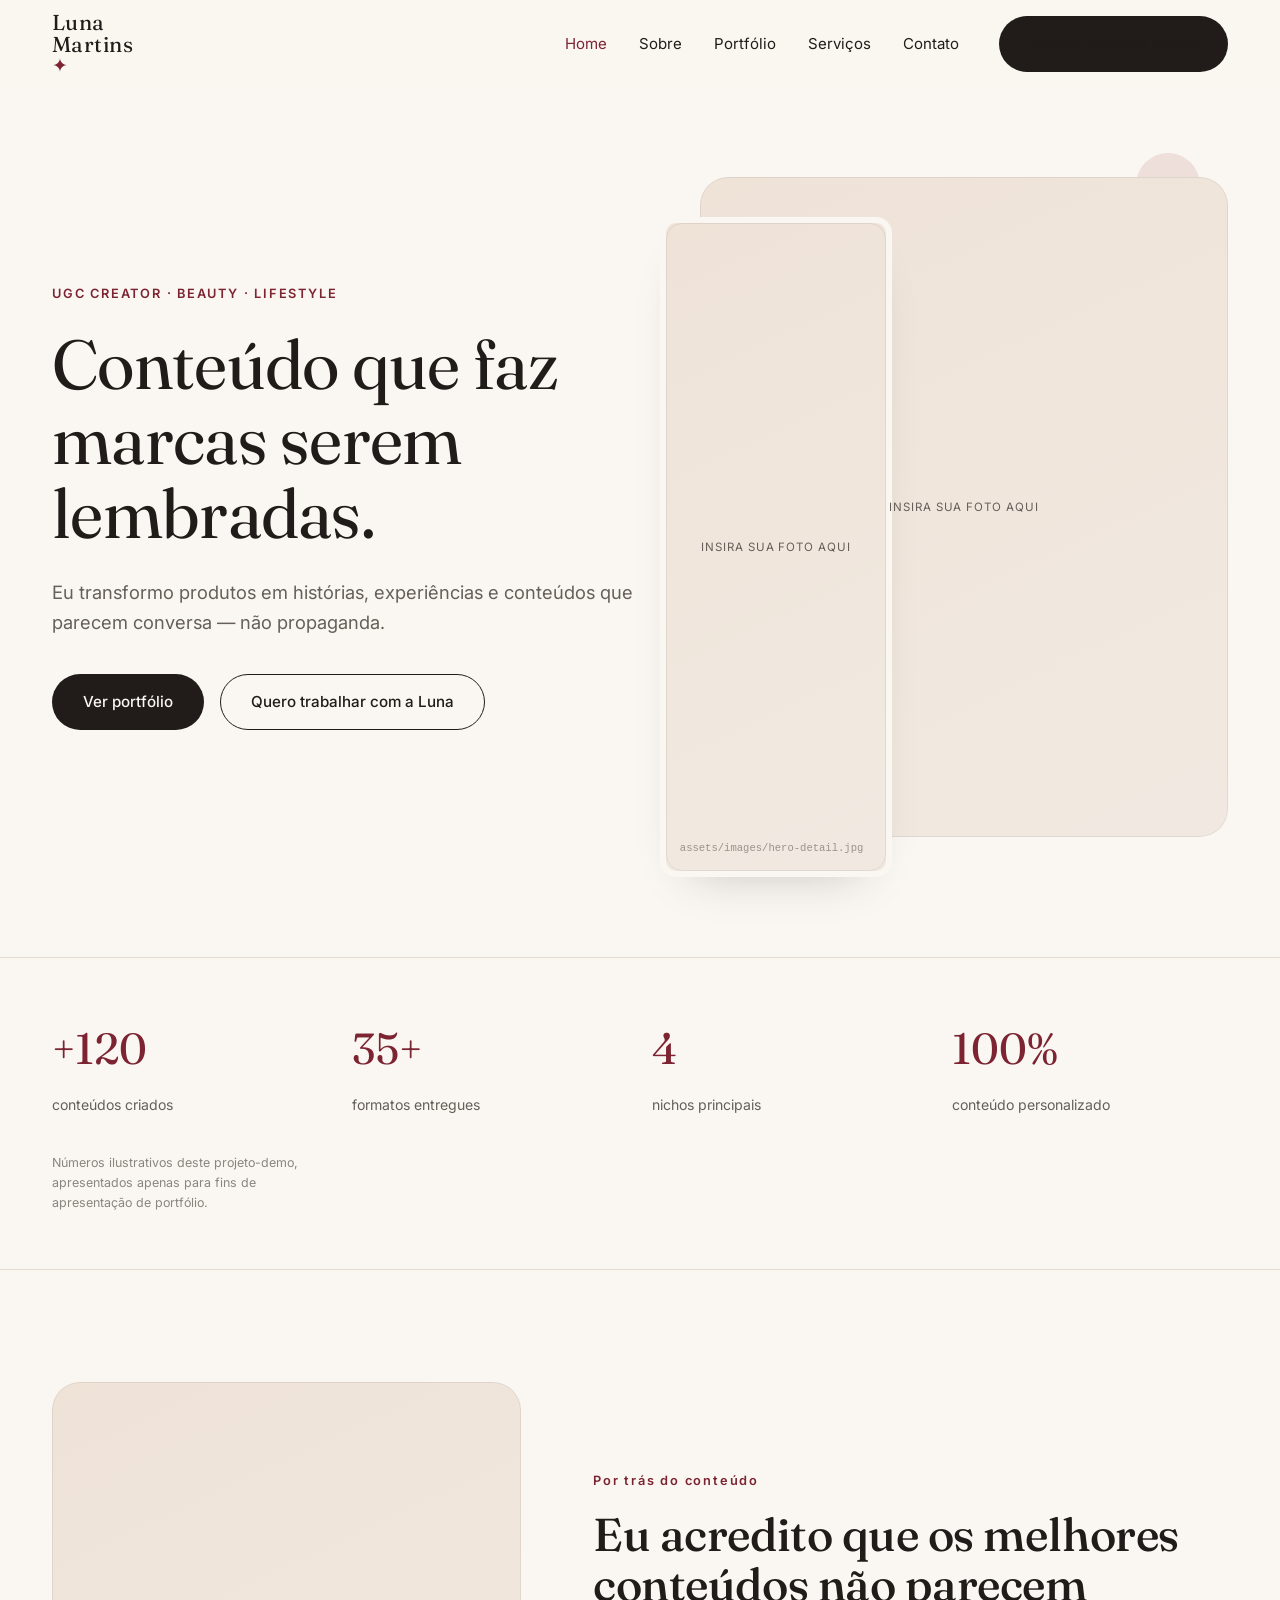
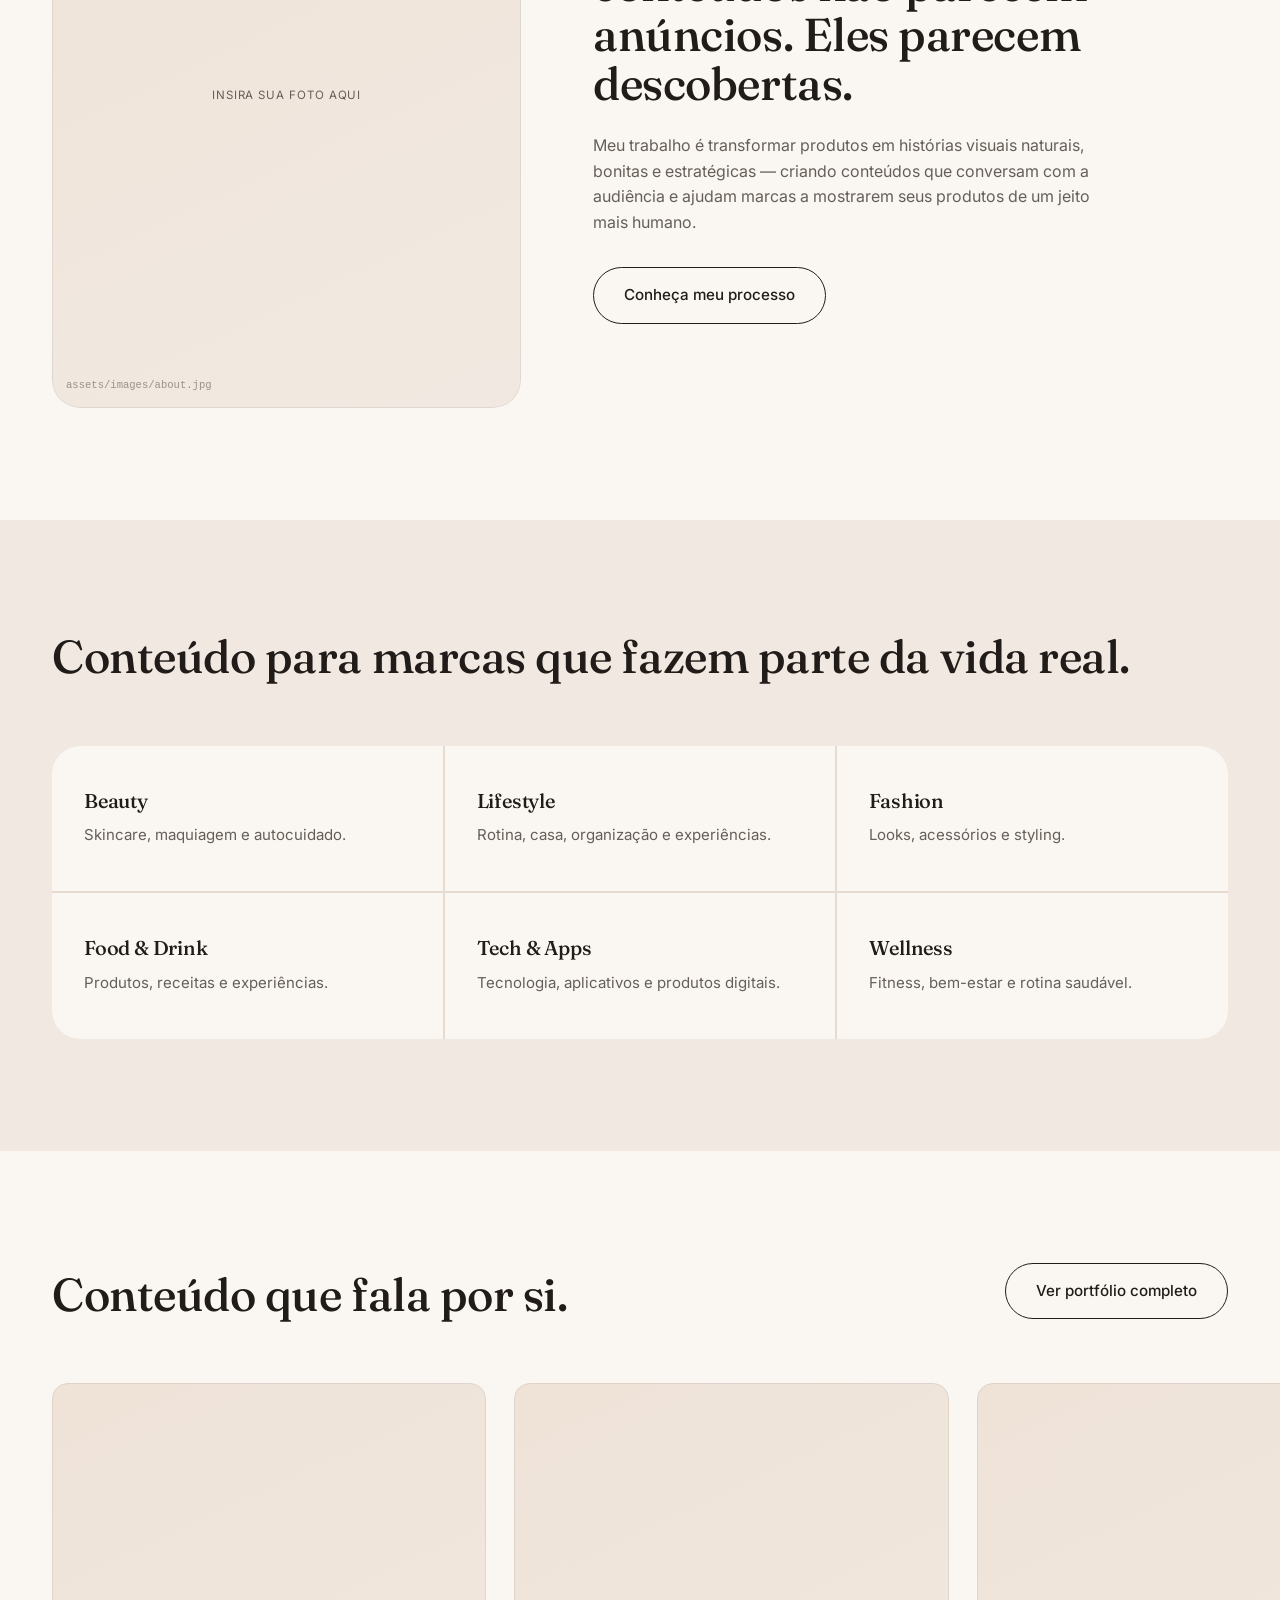
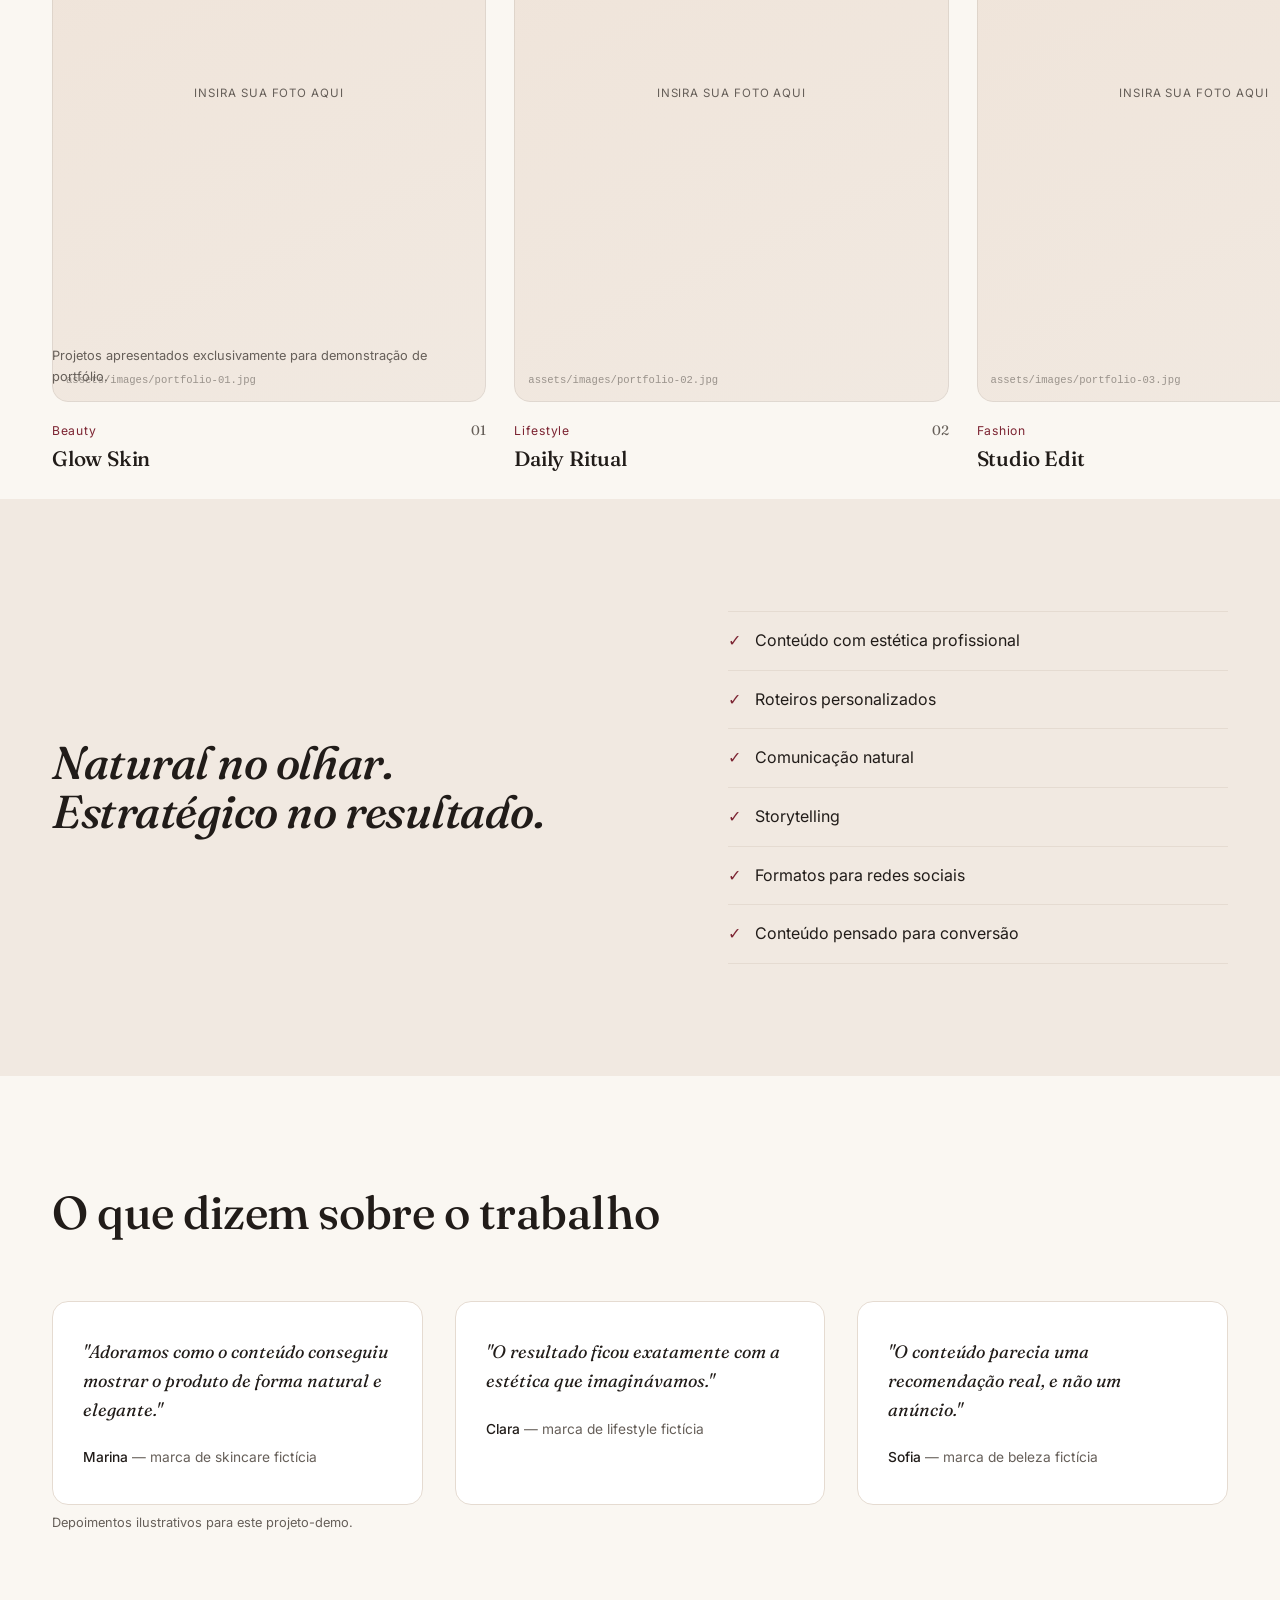
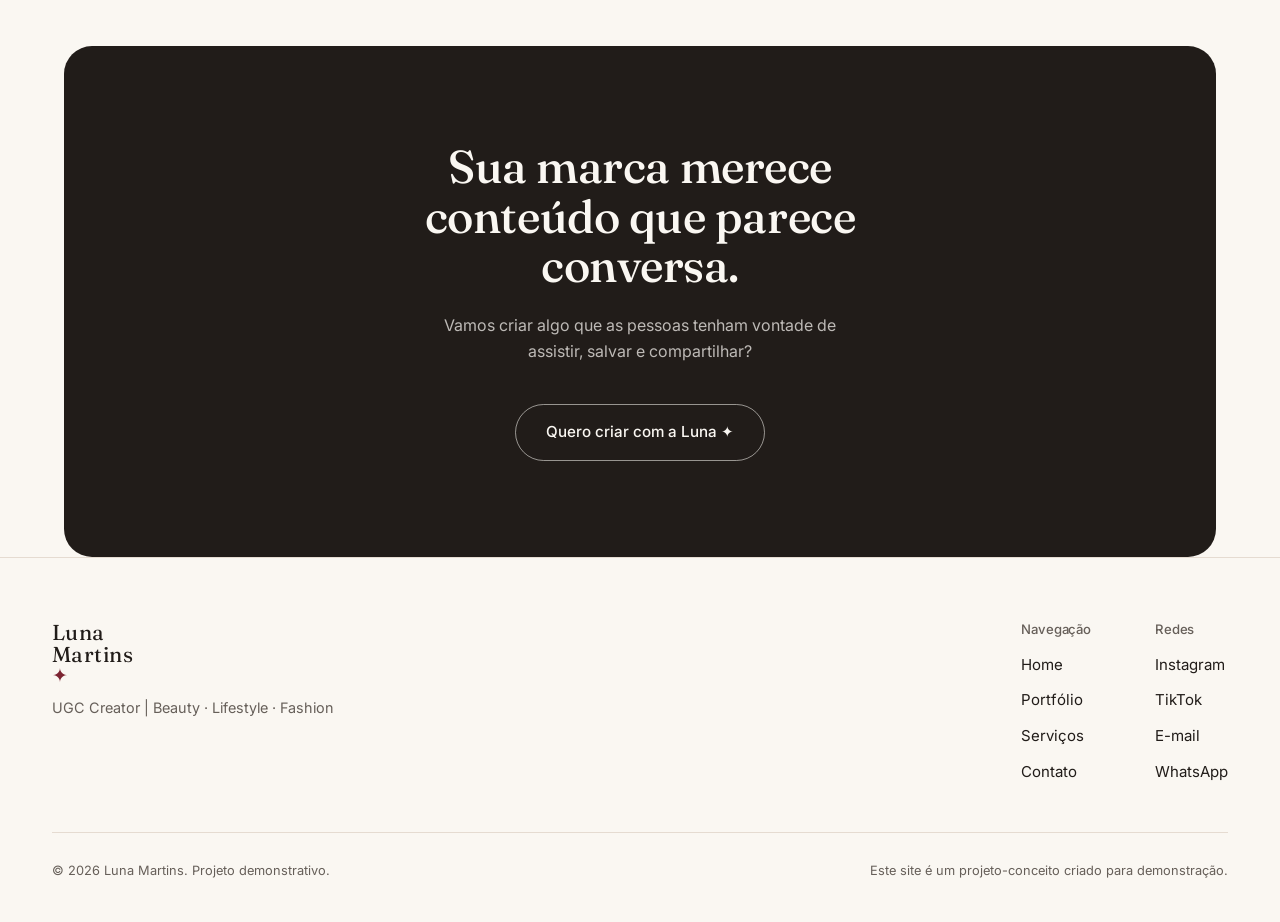
<file: index.html>
<!DOCTYPE html>
<html lang="pt-BR">
<head>
<meta charset="UTF-8">
<meta name="viewport" content="width=device-width, initial-scale=1">
<title>Luna Martins — UGC Creator | Beauty, Lifestyle & Fashion</title>
<meta name="description" content="UGC Creator especializada em conteúdo autêntico para marcas de beauty, lifestyle, fashion e experiências do dia a dia.">
<meta property="og:title" content="Luna Martins — UGC Creator">
<meta property="og:description" content="Conteúdo que faz marcas serem lembradas.">
<meta property="og:type" content="website">
<link rel="icon" href="assets/icons/favicon.svg" type="image/svg+xml">
<link rel="stylesheet" href="css/style.css">
</head>
<body>

<a class="skip-link" href="#main" style="position:absolute;left:-9999px;">Pular para o conteúdo</a>

<header class="site-header">
  <div class="wrap">
    <a href="index.html" class="logo" aria-label="Luna Martins, página inicial">
      <span>Luna</span><span>Martins <span class="mark">✦</span></span>
    </a>
    <nav class="main-nav" aria-label="Navegação principal">
      <ul>
        <li><a href="index.html" aria-current="page">Home</a></li>
        <li><a href="about.html">Sobre</a></li>
        <li><a href="portfolio.html">Portfólio</a></li>
        <li><a href="services.html">Serviços</a></li>
        <li><a href="contact.html">Contato</a></li>
      </ul>
      <a href="contact.html" class="btn btn-primary">Vamos trabalhar juntas</a>
    </nav>
    <button class="menu-toggle" aria-label="Abrir menu" aria-expanded="false">
      <span></span><span></span><span></span>
    </button>
  </div>
</header>

<div class="mobile-panel" id="mobile-panel">
  <ul>
    <li><a href="index.html">Home</a></li>
    <li><a href="about.html">Sobre</a></li>
    <li><a href="portfolio.html">Portfólio</a></li>
    <li><a href="services.html">Serviços</a></li>
    <li><a href="contact.html">Contato</a></li>
  </ul>
  <a href="contact.html" class="btn btn-primary">Vamos trabalhar juntas</a>
</div>

<main id="main">

  <section class="hero">
    <div class="wrap">
      <div class="hero-copy">
        <span class="eyebrow" data-reveal="1">UGC CREATOR · BEAUTY · LIFESTYLE</span>
        <h1 data-reveal="2">Conteúdo que faz marcas serem lembradas.</h1>
        <p class="lede" data-reveal="3">Eu transformo produtos em histórias, experiências e conteúdos que parecem conversa — não propaganda.</p>
        <div class="hero-actions" data-reveal="4">
          <a href="portfolio.html" class="btn btn-primary">Ver portfólio</a>
          <a href="contact.html" class="btn btn-outline">Quero trabalhar com a Luna</a>
        </div>
      </div>
      <div class="hero-visual" data-reveal="4">
        <span class="deco-dot" aria-hidden="true"></span>
        <div class="img-block img-hover frame-main">
          <span class="img-label">INSIRA SUA FOTO AQUI</span>
          <span class="img-tag">assets/images/hero.jpg</span>
        </div>
        <div class="img-block img-hover frame-float">
          <span class="img-label">INSIRA SUA FOTO AQUI</span>
          <span class="img-tag">assets/images/hero-detail.jpg</span>
        </div>
      </div>
    </div>
  </section>

  <section class="numbers">
    <div class="wrap">
      <div class="fade-up">
        <span class="num">+120</span>
        <span class="num-label">conteúdos criados</span>
      </div>
      <div class="fade-up">
        <span class="num">35+</span>
        <span class="num-label">formatos entregues</span>
      </div>
      <div class="fade-up">
        <span class="num">4</span>
        <span class="num-label">nichos principais</span>
      </div>
      <div class="fade-up">
        <span class="num">100%</span>
        <span class="num-label">conteúdo personalizado</span>
      </div>
    </div>
    <div class="wrap">
      <span class="numbers-note">Números ilustrativos deste projeto-demo, apresentados apenas para fins de apresentação de portfólio.</span>
    </div>
  </section>

  <section class="section" id="sobre">
    <div class="wrap about-grid">
      <div class="about-media img-block img-hover fade-up">
        <span class="img-label">INSIRA SUA FOTO AQUI</span>
        <span class="img-tag">assets/images/about.jpg</span>
      </div>
      <div class="about-copy fade-up">
        <span class="eyebrow">Por trás do conteúdo</span>
        <h2 style="margin-top:18px;">Eu acredito que os melhores conteúdos não parecem anúncios. Eles parecem descobertas.</h2>
        <p style="margin-top:24px;">Meu trabalho é transformar produtos em histórias visuais naturais, bonitas e estratégicas — criando conteúdos que conversam com a audiência e ajudam marcas a mostrarem seus produtos de um jeito mais humano.</p>
        <a href="about.html" class="btn btn-outline">Conheça meu processo</a>
      </div>
    </div>
  </section>

  <section class="section section-alt">
    <div class="wrap">
      <div class="section-head fade-up">
        <h2>Conteúdo para marcas que fazem parte da vida real.</h2>
      </div>
      <div class="niche-grid fade-up">
        <div class="niche-card">
          <h3>Beauty</h3>
          <p>Skincare, maquiagem e autocuidado.</p>
        </div>
        <div class="niche-card">
          <h3>Lifestyle</h3>
          <p>Rotina, casa, organização e experiências.</p>
        </div>
        <div class="niche-card">
          <h3>Fashion</h3>
          <p>Looks, acessórios e styling.</p>
        </div>
        <div class="niche-card">
          <h3>Food &amp; Drink</h3>
          <p>Produtos, receitas e experiências.</p>
        </div>
        <div class="niche-card">
          <h3>Tech &amp; Apps</h3>
          <p>Tecnologia, aplicativos e produtos digitais.</p>
        </div>
        <div class="niche-card">
          <h3>Wellness</h3>
          <p>Fitness, bem-estar e rotina saudável.</p>
        </div>
      </div>
    </div>
  </section>

  <section class="section">
    <div class="wrap">
      <div class="section-head fade-up">
        <h2>Conteúdo que fala por si.</h2>
        <a href="portfolio.html" class="btn btn-outline">Ver portfólio completo</a>
      </div>
      <div class="portfolio-grid fade-up">
        <article class="p-item">
          <div class="thumb img-block img-hover">
            <span class="img-label">INSIRA SUA FOTO AQUI</span>
            <span class="img-tag">assets/images/portfolio-01.jpg</span>
          </div>
          <div class="p-meta"><span class="p-cat">Beauty</span><span class="p-num">01</span></div>
          <h3>Glow Skin</h3>
        </article>
        <article class="p-item">
          <div class="thumb img-block img-hover">
            <span class="img-label">INSIRA SUA FOTO AQUI</span>
            <span class="img-tag">assets/images/portfolio-02.jpg</span>
          </div>
          <div class="p-meta"><span class="p-cat">Lifestyle</span><span class="p-num">02</span></div>
          <h3>Daily Ritual</h3>
        </article>
        <article class="p-item">
          <div class="thumb img-block img-hover">
            <span class="img-label">INSIRA SUA FOTO AQUI</span>
            <span class="img-tag">assets/images/portfolio-03.jpg</span>
          </div>
          <div class="p-meta"><span class="p-cat">Fashion</span><span class="p-num">03</span></div>
          <h3>Studio Edit</h3>
        </article>
      </div>
      <p class="portfolio-note fade-up">Projetos apresentados exclusivamente para demonstração de portfólio.</p>
    </div>
  </section>

  <section class="section section-alt">
    <div class="wrap differential">
      <div class="fade-up">
        <h2>Natural no olhar.<br>Estratégico no resultado.</h2>
      </div>
      <ul class="differential-list fade-up">
        <li><span class="tick">✓</span> Conteúdo com estética profissional</li>
        <li><span class="tick">✓</span> Roteiros personalizados</li>
        <li><span class="tick">✓</span> Comunicação natural</li>
        <li><span class="tick">✓</span> Storytelling</li>
        <li><span class="tick">✓</span> Formatos para redes sociais</li>
        <li><span class="tick">✓</span> Conteúdo pensado para conversão</li>
      </ul>
    </div>
  </section>

  <section class="section">
    <div class="wrap">
      <div class="section-head fade-up">
        <h2>O que dizem sobre o trabalho</h2>
      </div>
      <div class="testimonial-grid fade-up">
        <div class="testimonial-card">
          <p>"Adoramos como o conteúdo conseguiu mostrar o produto de forma natural e elegante."</p>
          <div class="testimonial-who"><b>Marina</b> — marca de skincare fictícia</div>
        </div>
        <div class="testimonial-card">
          <p>"O resultado ficou exatamente com a estética que imaginávamos."</p>
          <div class="testimonial-who"><b>Clara</b> — marca de lifestyle fictícia</div>
        </div>
        <div class="testimonial-card">
          <p>"O conteúdo parecia uma recomendação real, e não um anúncio."</p>
          <div class="testimonial-who"><b>Sofia</b> — marca de beleza fictícia</div>
        </div>
      </div>
      <p class="portfolio-note testimonials-note fade-up">Depoimentos ilustrativos para este projeto-demo.</p>
    </div>
  </section>

  <section class="section cta-wrap-outer">
    <div class="wrap">
      <div class="cta-section fade-up">
        <h2>Sua marca merece conteúdo que parece conversa.</h2>
        <p>Vamos criar algo que as pessoas tenham vontade de assistir, salvar e compartilhar?</p>
        <a href="contact.html" class="btn btn-light">Quero criar com a Luna ✦</a>
      </div>
    </div>
  </section>

</main>

<footer class="site-footer">
  <div class="wrap">
    <div class="footer-top">
      <div class="footer-brand">
        <span class="logo"><span>Luna</span><span>Martins <span class="mark">✦</span></span></span>
        <p class="tag">UGC Creator | Beauty · Lifestyle · Fashion</p>
      </div>
      <div class="footer-links">
        <div class="footer-col">
          <h4>Navegação</h4>
          <ul>
            <li><a href="index.html" class="link-underline anim">Home</a></li>
            <li><a href="portfolio.html" class="link-underline anim">Portfólio</a></li>
            <li><a href="services.html" class="link-underline anim">Serviços</a></li>
            <li><a href="contact.html" class="link-underline anim">Contato</a></li>
          </ul>
        </div>
        <div class="footer-col">
          <h4>Redes</h4>
          <ul>
            <li><a href="#" data-config="instagramUrl" class="link-underline anim">Instagram</a></li>
            <li><a href="#" data-config="tiktokUrl" class="link-underline anim">TikTok</a></li>
            <li><a href="#" data-config="emailAddress" class="link-underline anim">E-mail</a></li>
            <li><a href="#" data-config="whatsappNumber" class="link-underline anim">WhatsApp</a></li>
          </ul>
        </div>
      </div>
    </div>
    <div class="footer-bottom">
      <span>© <span data-year>2026</span> Luna Martins. Projeto demonstrativo.</span>
      <span>Este site é um projeto-conceito criado para demonstração.</span>
    </div>
  </div>
</footer>

<script src="js/config.js"></script>
<script src="js/app.js"></script>
</body>
</html>
</file>
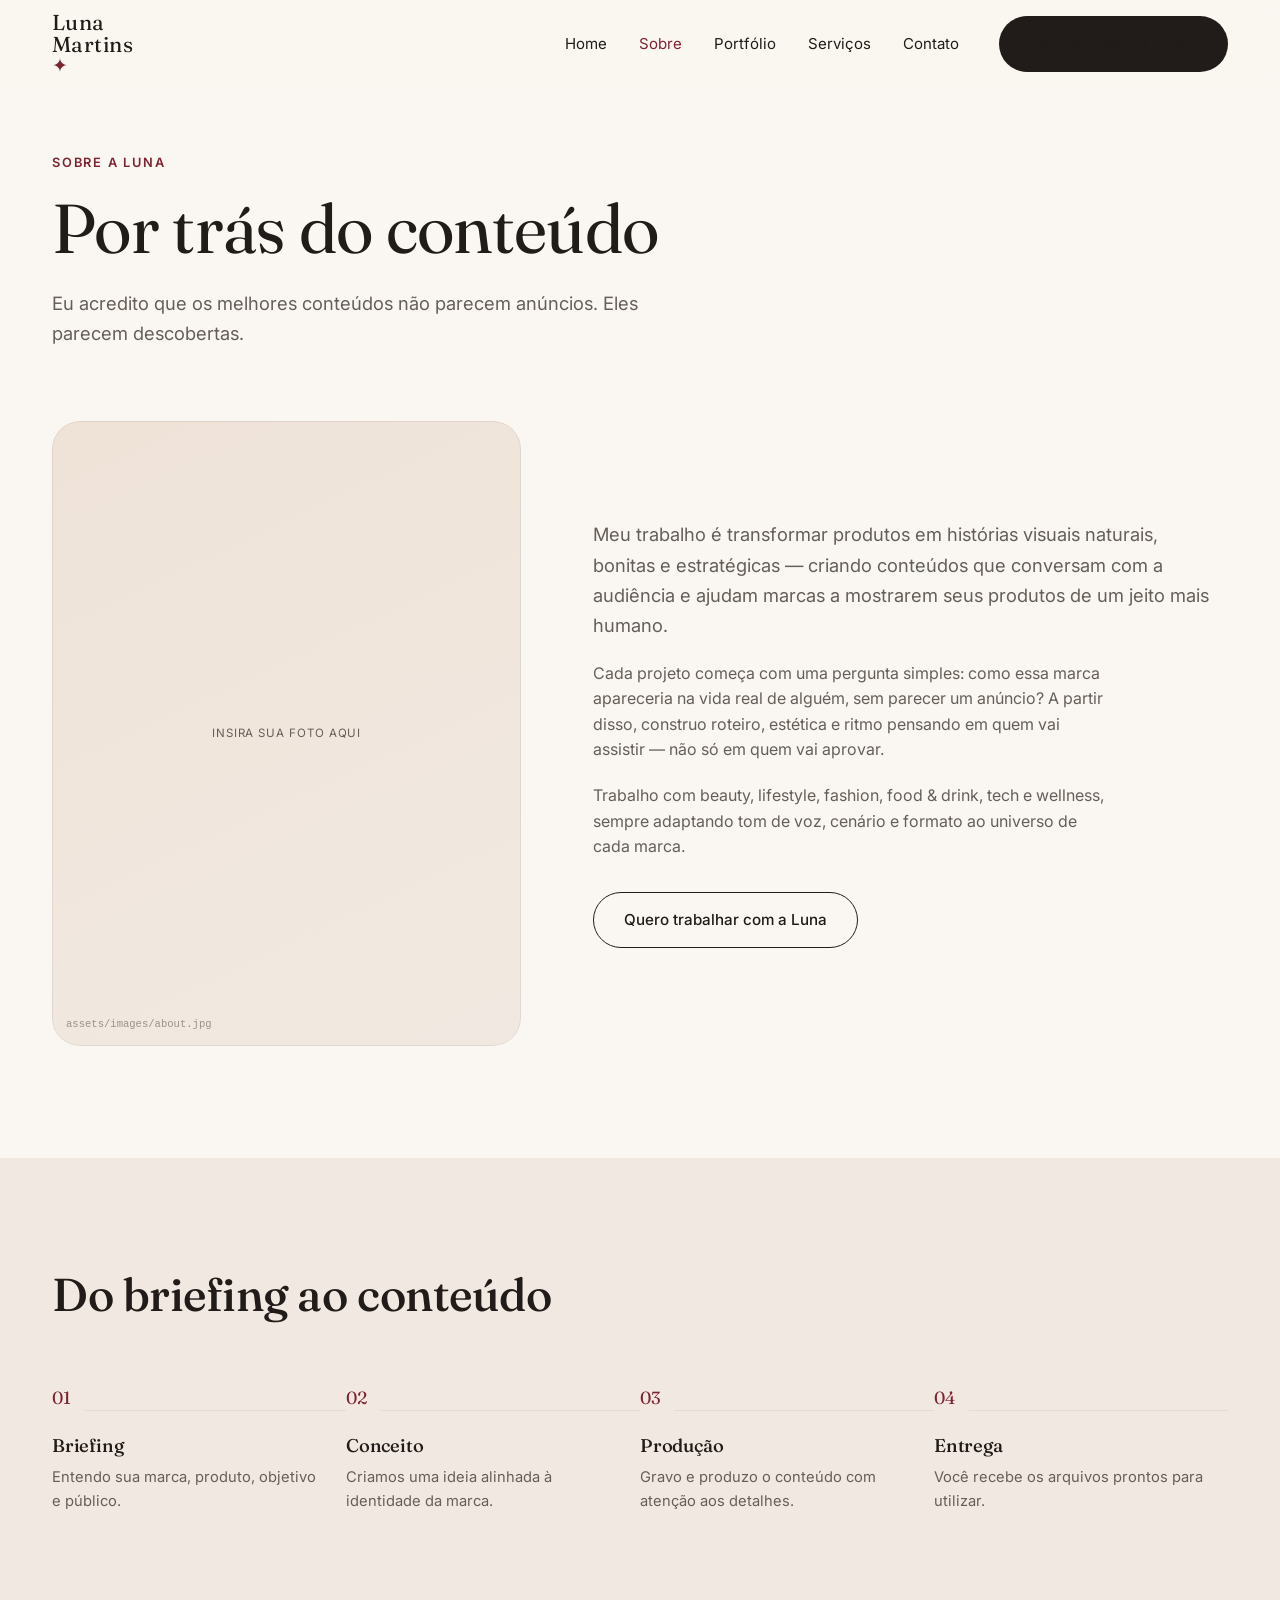
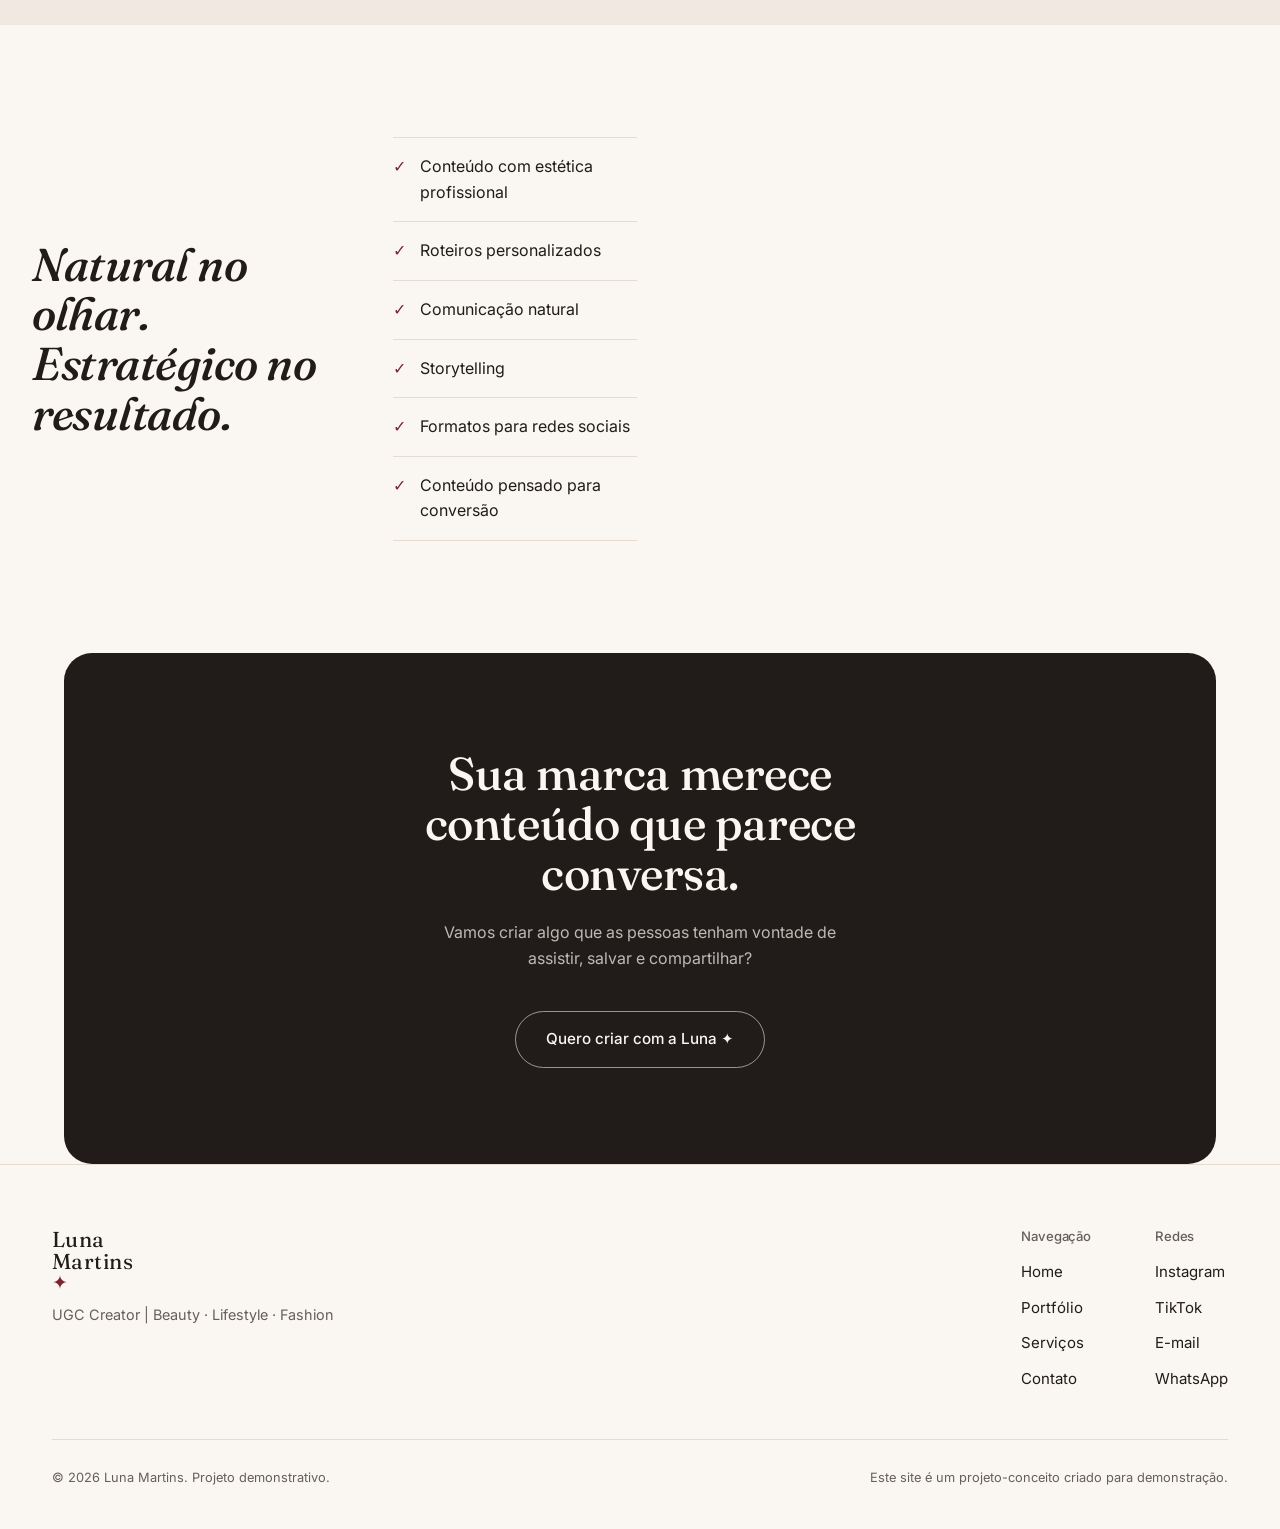
<file: about.html>
<!DOCTYPE html>
<html lang="pt-BR">
<head>
<meta charset="UTF-8">
<meta name="viewport" content="width=device-width, initial-scale=1">
<title>Sobre — Luna Martins | UGC Creator</title>
<meta name="description" content="Conheça a Luna Martins, UGC Creator especializada em beauty, lifestyle e fashion, e o processo por trás de cada conteúdo.">
<meta property="og:title" content="Sobre — Luna Martins">
<meta property="og:description" content="Por trás do conteúdo.">
<meta property="og:type" content="website">
<link rel="icon" href="assets/icons/favicon.svg" type="image/svg+xml">
<link rel="stylesheet" href="css/style.css">
</head>
<body>

<header class="site-header">
  <div class="wrap">
    <a href="index.html" class="logo" aria-label="Luna Martins, página inicial">
      <span>Luna</span><span>Martins <span class="mark">✦</span></span>
    </a>
    <nav class="main-nav" aria-label="Navegação principal">
      <ul>
        <li><a href="index.html">Home</a></li>
        <li><a href="about.html" aria-current="page">Sobre</a></li>
        <li><a href="portfolio.html">Portfólio</a></li>
        <li><a href="services.html">Serviços</a></li>
        <li><a href="contact.html">Contato</a></li>
      </ul>
      <a href="contact.html" class="btn btn-primary">Vamos trabalhar juntas</a>
    </nav>
    <button class="menu-toggle" aria-label="Abrir menu" aria-expanded="false">
      <span></span><span></span><span></span>
    </button>
  </div>
</header>

<div class="mobile-panel" id="mobile-panel">
  <ul>
    <li><a href="index.html">Home</a></li>
    <li><a href="about.html">Sobre</a></li>
    <li><a href="portfolio.html">Portfólio</a></li>
    <li><a href="services.html">Serviços</a></li>
    <li><a href="contact.html">Contato</a></li>
  </ul>
  <a href="contact.html" class="btn btn-primary">Vamos trabalhar juntas</a>
</div>

<main id="main">

  <section class="page-hero">
    <div class="wrap">
      <span class="eyebrow" data-reveal="1">SOBRE A LUNA</span>
      <h1 data-reveal="2">Por trás do conteúdo</h1>
      <p class="lede" data-reveal="3">Eu acredito que os melhores conteúdos não parecem anúncios. Eles parecem descobertas.</p>
    </div>
  </section>

  <section class="section" style="padding-top:0;">
    <div class="wrap about-grid">
      <div class="about-media img-block img-hover fade-up">
        <span class="img-label">INSIRA SUA FOTO AQUI</span>
        <span class="img-tag">assets/images/about.jpg</span>
      </div>
      <div class="about-copy fade-up">
        <p class="lede">Meu trabalho é transformar produtos em histórias visuais naturais, bonitas e estratégicas — criando conteúdos que conversam com a audiência e ajudam marcas a mostrarem seus produtos de um jeito mais humano.</p>
        <p style="margin-top:20px;">Cada projeto começa com uma pergunta simples: como essa marca apareceria na vida real de alguém, sem parecer um anúncio? A partir disso, construo roteiro, estética e ritmo pensando em quem vai assistir — não só em quem vai aprovar.</p>
        <p style="margin-top:20px;">Trabalho com beauty, lifestyle, fashion, food &amp; drink, tech e wellness, sempre adaptando tom de voz, cenário e formato ao universo de cada marca.</p>
        <a href="contact.html" class="btn btn-outline">Quero trabalhar com a Luna</a>
      </div>
    </div>
  </section>

  <section class="section section-alt process">
    <div class="wrap">
      <div class="section-head fade-up">
        <h2>Do briefing ao conteúdo</h2>
      </div>
      <div class="process-list fade-up">
        <div class="process-step">
          <span class="step-num">01</span>
          <h3>Briefing</h3>
          <p>Entendo sua marca, produto, objetivo e público.</p>
        </div>
        <div class="process-step">
          <span class="step-num">02</span>
          <h3>Conceito</h3>
          <p>Criamos uma ideia alinhada à identidade da marca.</p>
        </div>
        <div class="process-step">
          <span class="step-num">03</span>
          <h3>Produção</h3>
          <p>Gravo e produzo o conteúdo com atenção aos detalhes.</p>
        </div>
        <div class="process-step">
          <span class="step-num">04</span>
          <h3>Entrega</h3>
          <p>Você recebe os arquivos prontos para utilizar.</p>
        </div>
      </div>
    </div>
  </section>

  <section class="section differential">
    <div class="wrap differential">
      <div class="fade-up">
        <h2>Natural no olhar.<br>Estratégico no resultado.</h2>
      </div>
      <ul class="differential-list fade-up">
        <li><span class="tick">✓</span> Conteúdo com estética profissional</li>
        <li><span class="tick">✓</span> Roteiros personalizados</li>
        <li><span class="tick">✓</span> Comunicação natural</li>
        <li><span class="tick">✓</span> Storytelling</li>
        <li><span class="tick">✓</span> Formatos para redes sociais</li>
        <li><span class="tick">✓</span> Conteúdo pensado para conversão</li>
      </ul>
    </div>
  </section>

  <section class="section cta-wrap-outer" style="padding-top:0;">
    <div class="wrap">
      <div class="cta-section fade-up">
        <h2>Sua marca merece conteúdo que parece conversa.</h2>
        <p>Vamos criar algo que as pessoas tenham vontade de assistir, salvar e compartilhar?</p>
        <a href="contact.html" class="btn btn-light">Quero criar com a Luna ✦</a>
      </div>
    </div>
  </section>

</main>

<footer class="site-footer">
  <div class="wrap">
    <div class="footer-top">
      <div class="footer-brand">
        <span class="logo"><span>Luna</span><span>Martins <span class="mark">✦</span></span></span>
        <p class="tag">UGC Creator | Beauty · Lifestyle · Fashion</p>
      </div>
      <div class="footer-links">
        <div class="footer-col">
          <h4>Navegação</h4>
          <ul>
            <li><a href="index.html" class="link-underline anim">Home</a></li>
            <li><a href="portfolio.html" class="link-underline anim">Portfólio</a></li>
            <li><a href="services.html" class="link-underline anim">Serviços</a></li>
            <li><a href="contact.html" class="link-underline anim">Contato</a></li>
          </ul>
        </div>
        <div class="footer-col">
          <h4>Redes</h4>
          <ul>
            <li><a href="#" data-config="instagramUrl" class="link-underline anim">Instagram</a></li>
            <li><a href="#" data-config="tiktokUrl" class="link-underline anim">TikTok</a></li>
            <li><a href="#" data-config="emailAddress" class="link-underline anim">E-mail</a></li>
            <li><a href="#" data-config="whatsappNumber" class="link-underline anim">WhatsApp</a></li>
          </ul>
        </div>
      </div>
    </div>
    <div class="footer-bottom">
      <span>© <span data-year>2026</span> Luna Martins. Projeto demonstrativo.</span>
      <span>Este site é um projeto-conceito criado para demonstração.</span>
    </div>
  </div>
</footer>

<script src="js/config.js"></script>
<script src="js/app.js"></script>
</body>
</html>
</file>
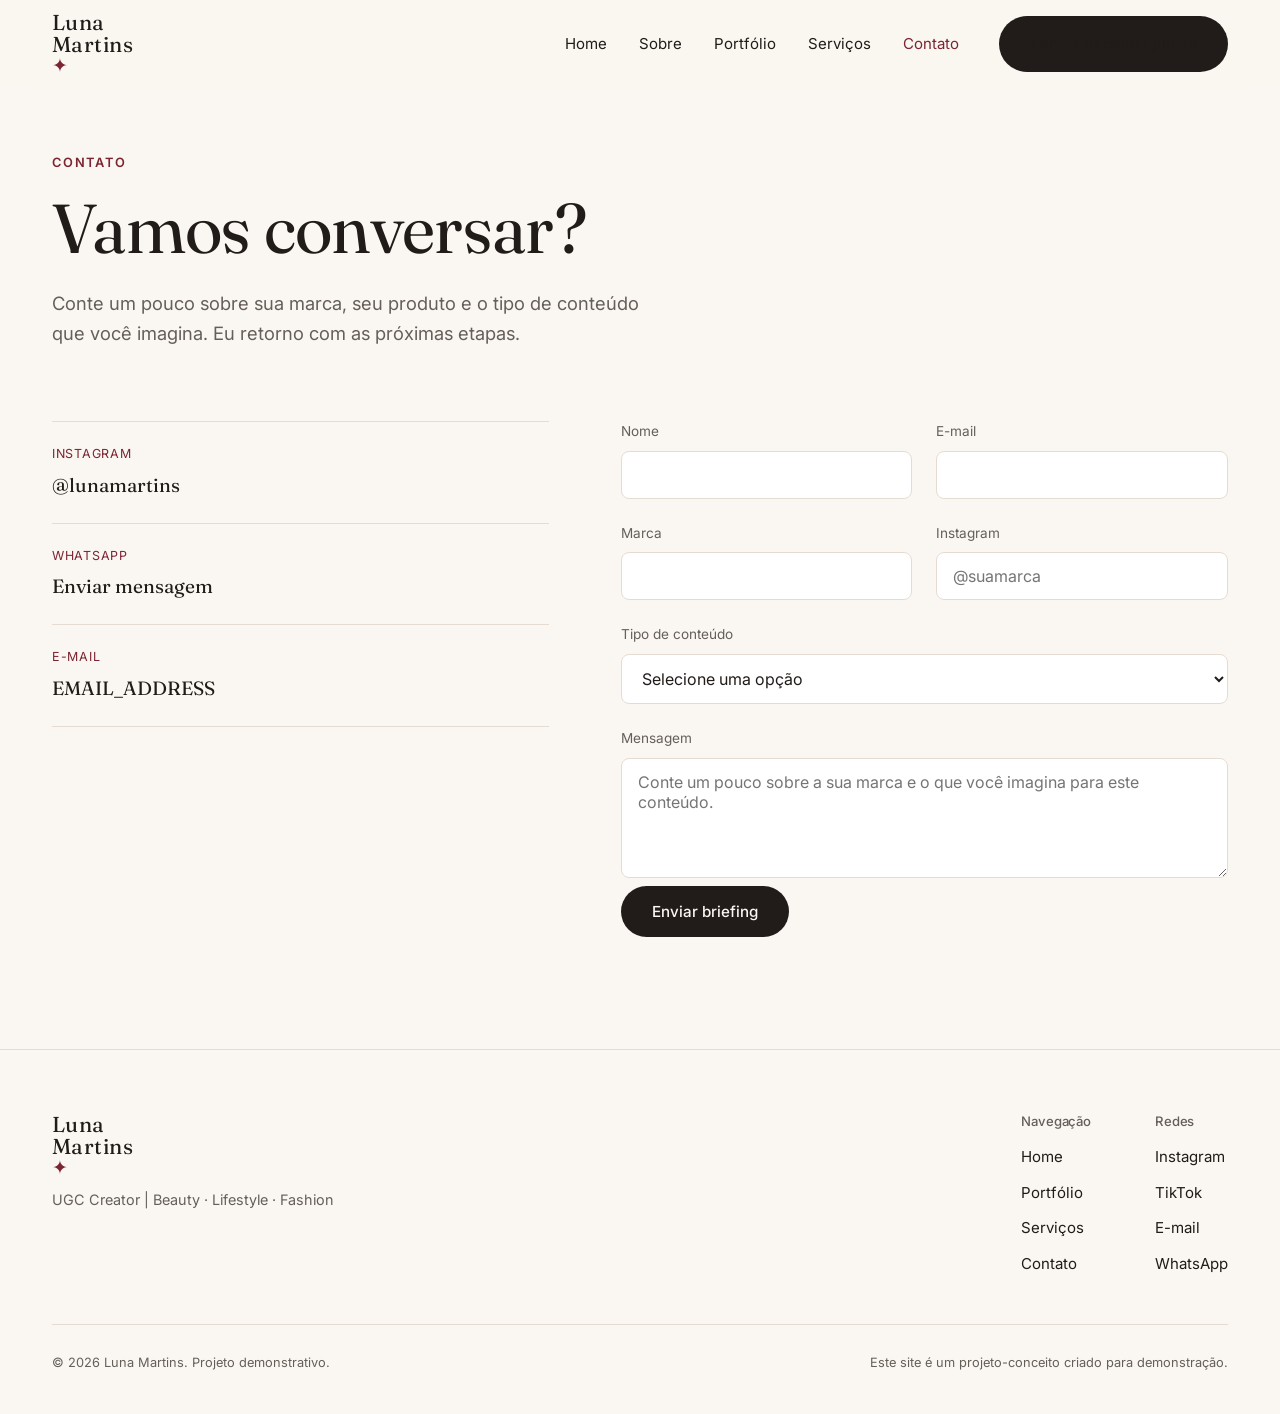
<file: contact.html>
<!DOCTYPE html>
<html lang="pt-BR">
<head>
<meta charset="UTF-8">
<meta name="viewport" content="width=device-width, initial-scale=1">
<title>Contato — Luna Martins | UGC Creator</title>
<meta name="description" content="Fale com Luna Martins sobre seu próximo projeto de conteúdo UGC. Envie seu briefing e receba os próximos passos.">
<meta property="og:title" content="Contato — Luna Martins">
<meta property="og:description" content="Vamos conversar?">
<meta property="og:type" content="website">
<link rel="icon" href="assets/icons/favicon.svg" type="image/svg+xml">
<link rel="stylesheet" href="css/style.css">
</head>
<body>

<header class="site-header">
  <div class="wrap">
    <a href="index.html" class="logo" aria-label="Luna Martins, página inicial">
      <span>Luna</span><span>Martins <span class="mark">✦</span></span>
    </a>
    <nav class="main-nav" aria-label="Navegação principal">
      <ul>
        <li><a href="index.html">Home</a></li>
        <li><a href="about.html">Sobre</a></li>
        <li><a href="portfolio.html">Portfólio</a></li>
        <li><a href="services.html">Serviços</a></li>
        <li><a href="contact.html" aria-current="page">Contato</a></li>
      </ul>
      <a href="contact.html" class="btn btn-primary">Vamos trabalhar juntas</a>
    </nav>
    <button class="menu-toggle" aria-label="Abrir menu" aria-expanded="false">
      <span></span><span></span><span></span>
    </button>
  </div>
</header>

<div class="mobile-panel" id="mobile-panel">
  <ul>
    <li><a href="index.html">Home</a></li>
    <li><a href="about.html">Sobre</a></li>
    <li><a href="portfolio.html">Portfólio</a></li>
    <li><a href="services.html">Serviços</a></li>
    <li><a href="contact.html">Contato</a></li>
  </ul>
  <a href="contact.html" class="btn btn-primary">Vamos trabalhar juntas</a>
</div>

<main id="main">

  <section class="page-hero">
    <div class="wrap">
      <span class="eyebrow" data-reveal="1">CONTATO</span>
      <h1 data-reveal="2">Vamos conversar?</h1>
      <p class="lede" data-reveal="3">Conte um pouco sobre sua marca, seu produto e o tipo de conteúdo que você imagina. Eu retorno com as próximas etapas.</p>
    </div>
  </section>

  <section class="section" style="padding-top:0;">
    <div class="wrap contact-grid">

      <div class="contact-info fade-up">
        <div class="info-row">
          <span class="info-label">INSTAGRAM</span>
          <a class="info-value link-underline anim" href="#" data-config="instagramUrl">
            <span data-config="instagramHandle">@lunamartins</span>
          </a>
        </div>
        <div class="info-row">
          <span class="info-label">WHATSAPP</span>
          <a class="info-value link-underline anim" href="#" data-config="whatsappNumber">Enviar mensagem</a>
        </div>
        <div class="info-row">
          <span class="info-label">E-MAIL</span>
          <a class="info-value link-underline anim" href="#" data-config="emailAddress">
            <span data-config="emailAddress">EMAIL_ADDRESS</span>
          </a>
        </div>
      </div>

      <form class="contact-form fade-up" novalidate>
        <div class="form-grid">
          <div class="field">
            <label for="name">Nome</label>
            <input type="text" id="name" name="name" required autocomplete="name">
          </div>
          <div class="field">
            <label for="email">E-mail</label>
            <input type="email" id="email" name="email" required autocomplete="email">
          </div>
          <div class="field">
            <label for="brand">Marca</label>
            <input type="text" id="brand" name="brand" autocomplete="organization">
          </div>
          <div class="field">
            <label for="instagram">Instagram</label>
            <input type="text" id="instagram" name="instagram" placeholder="@suamarca">
          </div>
          <div class="field full">
            <label for="content-type">Tipo de conteúdo</label>
            <select id="content-type" name="content-type">
              <option value="">Selecione uma opção</option>
              <option>UGC Video</option>
              <option>Product Demo</option>
              <option>Unboxing</option>
              <option>Testimonial</option>
              <option>Lifestyle Content</option>
              <option>Photo Content</option>
              <option>Ainda não sei</option>
            </select>
          </div>
          <div class="field full">
            <label for="message">Mensagem</label>
            <textarea id="message" name="message" placeholder="Conte um pouco sobre a sua marca e o que você imagina para este conteúdo." required></textarea>
          </div>
        </div>
        <button type="submit" class="btn btn-primary">Enviar briefing</button>
        <p class="form-note" role="status"></p>
      </form>

    </div>
  </section>

</main>

<footer class="site-footer">
  <div class="wrap">
    <div class="footer-top">
      <div class="footer-brand">
        <span class="logo"><span>Luna</span><span>Martins <span class="mark">✦</span></span></span>
        <p class="tag">UGC Creator | Beauty · Lifestyle · Fashion</p>
      </div>
      <div class="footer-links">
        <div class="footer-col">
          <h4>Navegação</h4>
          <ul>
            <li><a href="index.html" class="link-underline anim">Home</a></li>
            <li><a href="portfolio.html" class="link-underline anim">Portfólio</a></li>
            <li><a href="services.html" class="link-underline anim">Serviços</a></li>
            <li><a href="contact.html" class="link-underline anim">Contato</a></li>
          </ul>
        </div>
        <div class="footer-col">
          <h4>Redes</h4>
          <ul>
            <li><a href="#" data-config="instagramUrl" class="link-underline anim">Instagram</a></li>
            <li><a href="#" data-config="tiktokUrl" class="link-underline anim">TikTok</a></li>
            <li><a href="#" data-config="emailAddress" class="link-underline anim">E-mail</a></li>
            <li><a href="#" data-config="whatsappNumber" class="link-underline anim">WhatsApp</a></li>
          </ul>
        </div>
      </div>
    </div>
    <div class="footer-bottom">
      <span>© <span data-year>2026</span> Luna Martins. Projeto demonstrativo.</span>
      <span>Este site é um projeto-conceito criado para demonstração.</span>
    </div>
  </div>
</footer>

<script src="js/config.js"></script>
<script src="js/app.js"></script>
</body>
</html>
</file>
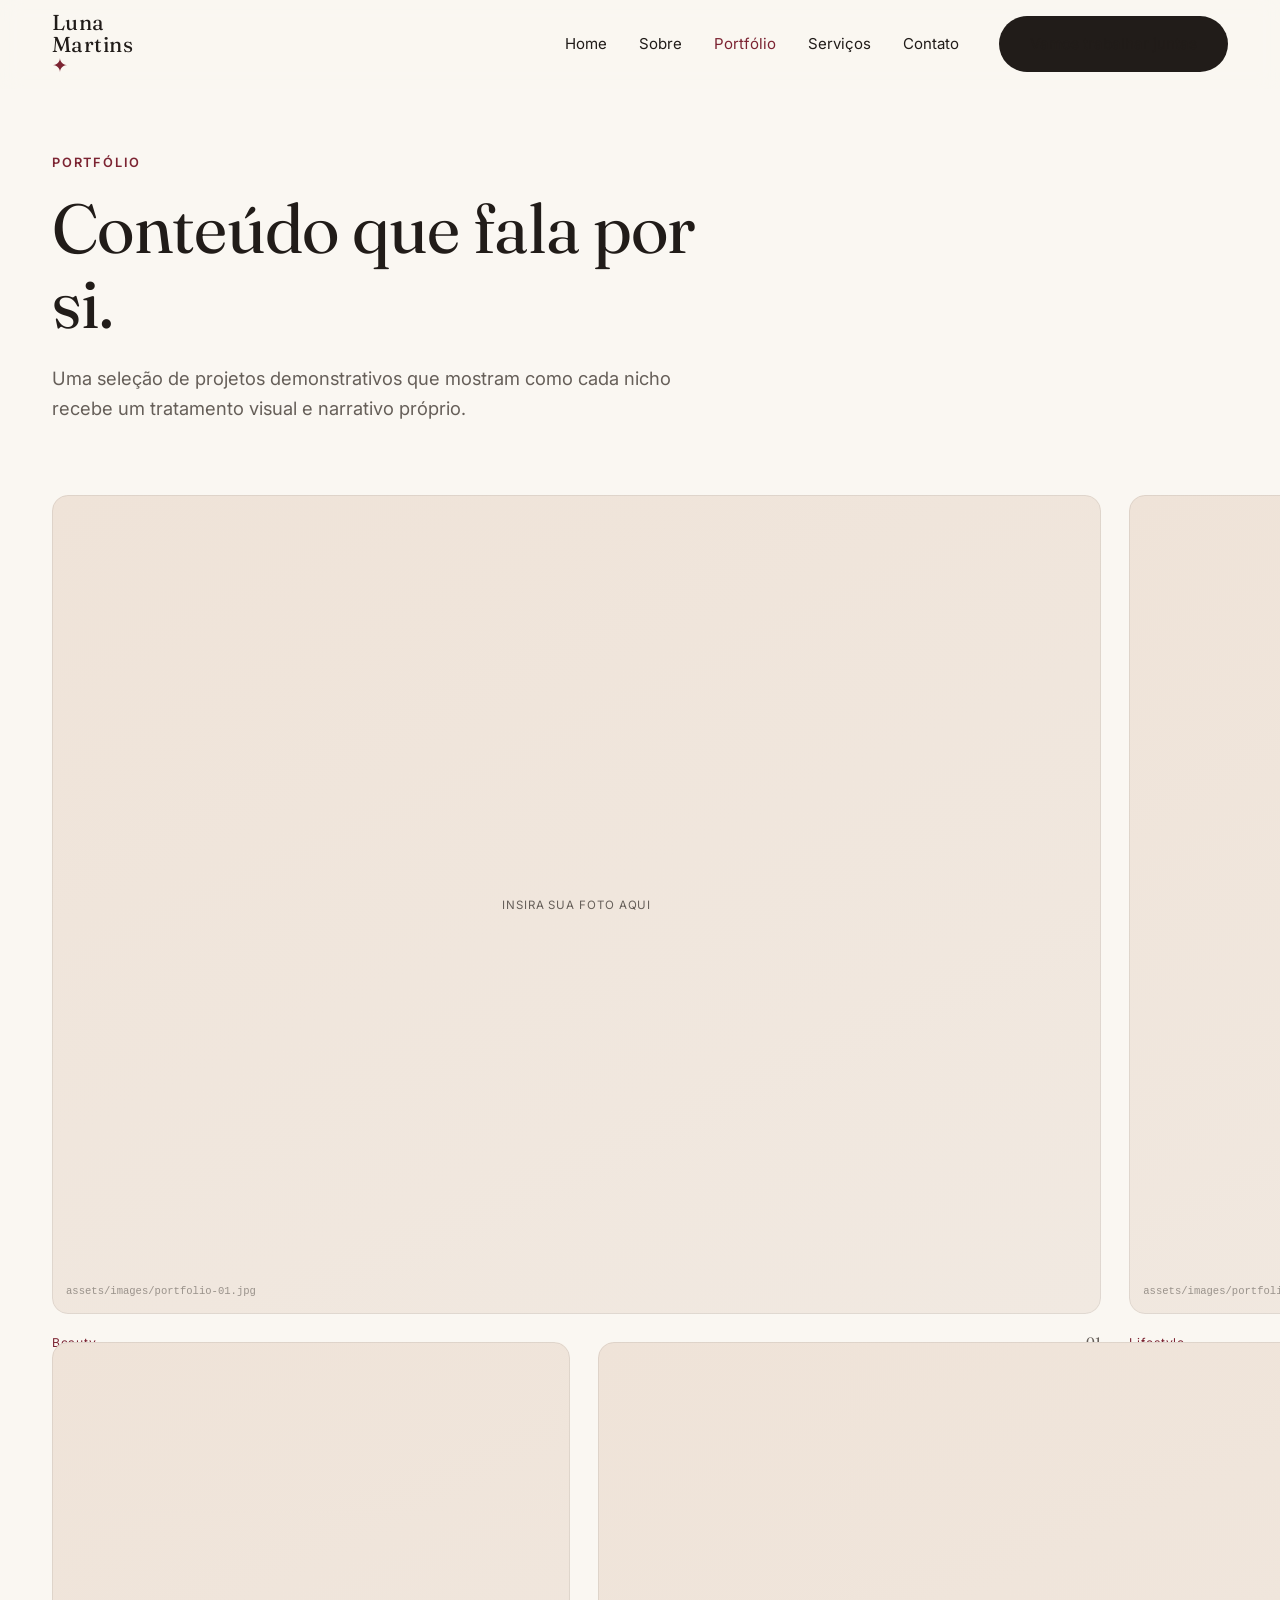
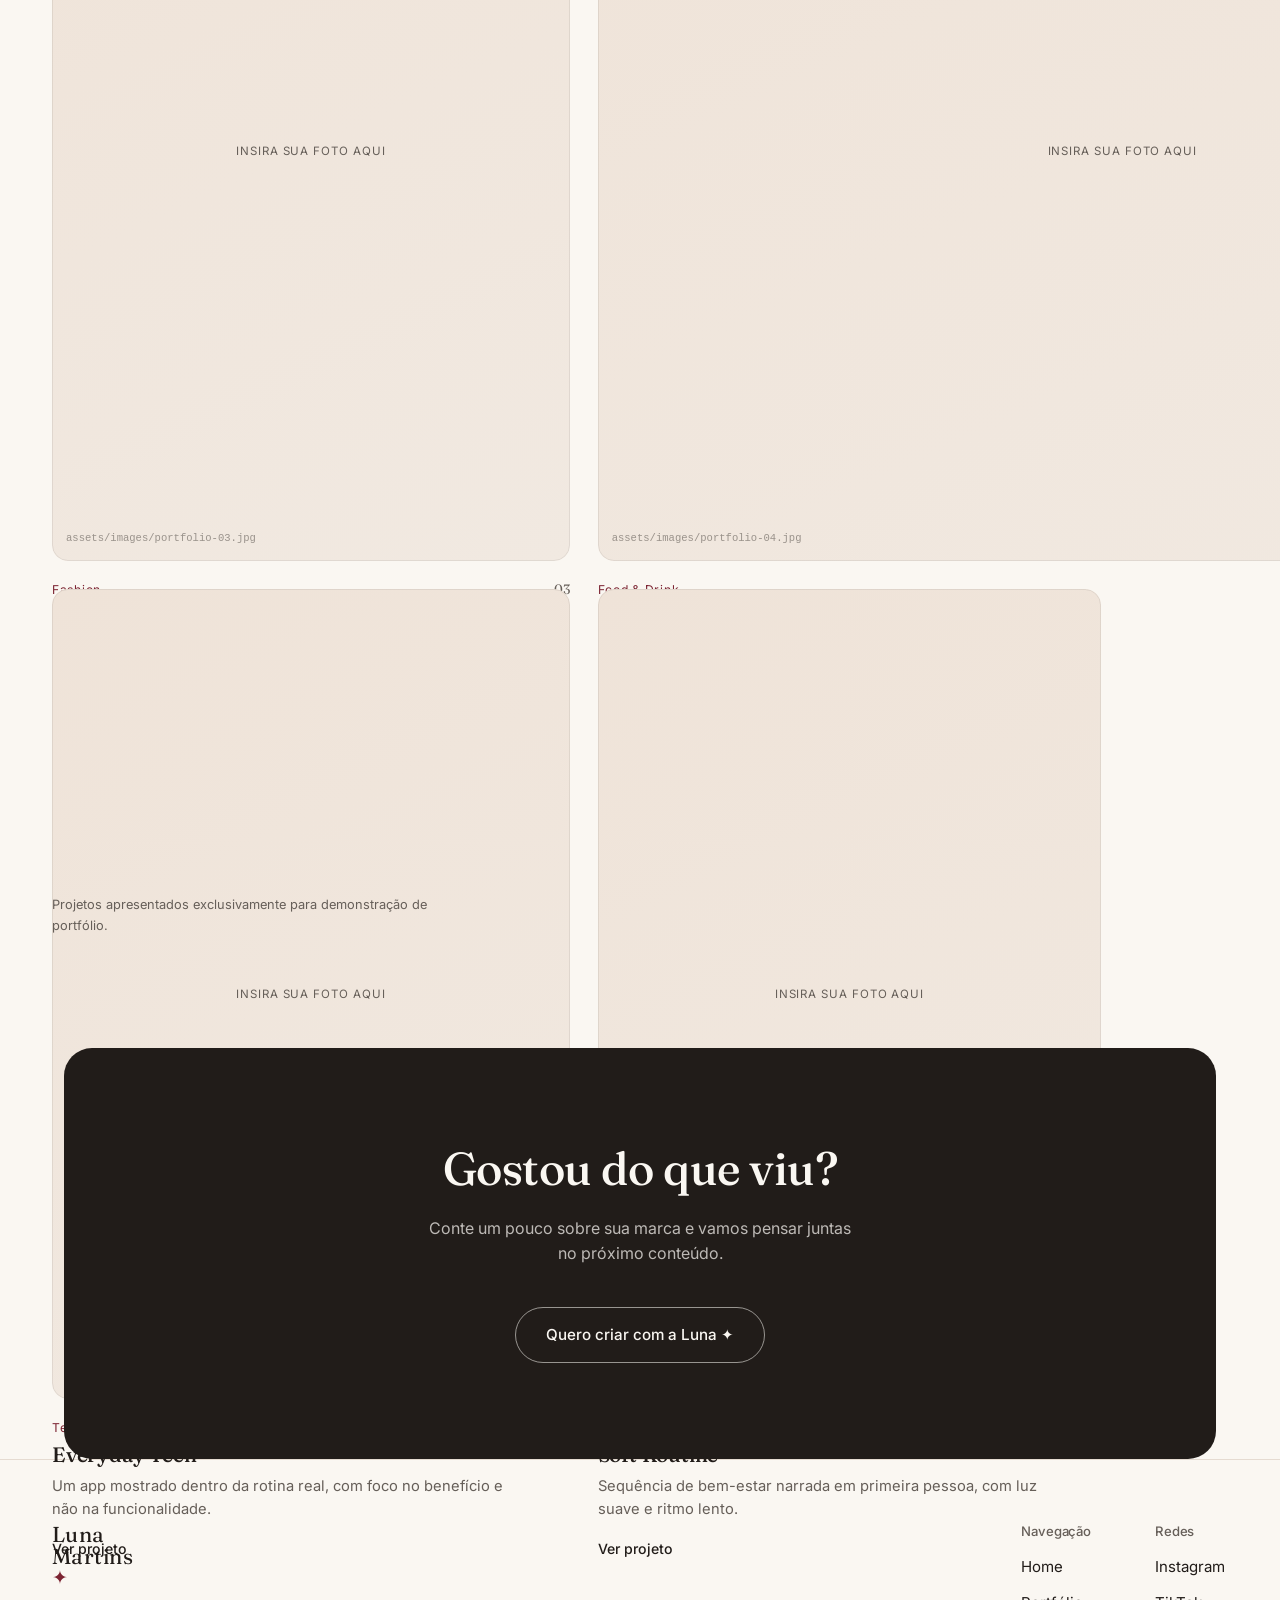
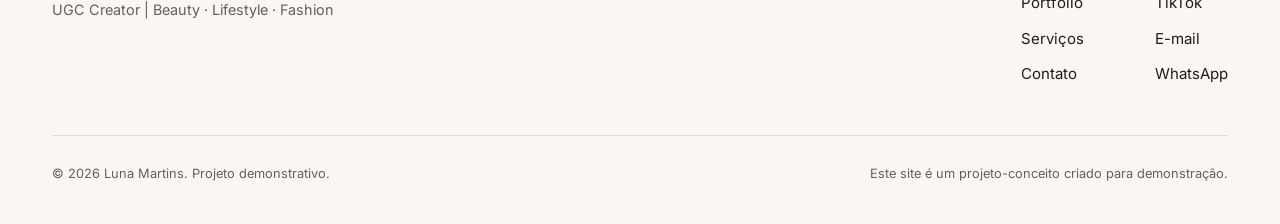
<file: portfolio.html>
<!DOCTYPE html>
<html lang="pt-BR">
<head>
<meta charset="UTF-8">
<meta name="viewport" content="width=device-width, initial-scale=1">
<title>Portfólio — Luna Martins | UGC Creator</title>
<meta name="description" content="Projetos demonstrativos de conteúdo UGC criados por Luna Martins nos nichos de beauty, lifestyle, fashion, food, tech e wellness.">
<meta property="og:title" content="Portfólio — Luna Martins">
<meta property="og:description" content="Conteúdo que fala por si.">
<meta property="og:type" content="website">
<link rel="icon" href="assets/icons/favicon.svg" type="image/svg+xml">
<link rel="stylesheet" href="css/style.css">
</head>
<body>

<header class="site-header">
  <div class="wrap">
    <a href="index.html" class="logo" aria-label="Luna Martins, página inicial">
      <span>Luna</span><span>Martins <span class="mark">✦</span></span>
    </a>
    <nav class="main-nav" aria-label="Navegação principal">
      <ul>
        <li><a href="index.html">Home</a></li>
        <li><a href="about.html">Sobre</a></li>
        <li><a href="portfolio.html" aria-current="page">Portfólio</a></li>
        <li><a href="services.html">Serviços</a></li>
        <li><a href="contact.html">Contato</a></li>
      </ul>
      <a href="contact.html" class="btn btn-primary">Vamos trabalhar juntas</a>
    </nav>
    <button class="menu-toggle" aria-label="Abrir menu" aria-expanded="false">
      <span></span><span></span><span></span>
    </button>
  </div>
</header>

<div class="mobile-panel" id="mobile-panel">
  <ul>
    <li><a href="index.html">Home</a></li>
    <li><a href="about.html">Sobre</a></li>
    <li><a href="portfolio.html">Portfólio</a></li>
    <li><a href="services.html">Serviços</a></li>
    <li><a href="contact.html">Contato</a></li>
  </ul>
  <a href="contact.html" class="btn btn-primary">Vamos trabalhar juntas</a>
</div>

<main id="main">

  <section class="page-hero">
    <div class="wrap">
      <span class="eyebrow" data-reveal="1">PORTFÓLIO</span>
      <h1 data-reveal="2">Conteúdo que fala por si.</h1>
      <p class="lede" data-reveal="3">Uma seleção de projetos demonstrativos que mostram como cada nicho recebe um tratamento visual e narrativo próprio.</p>
    </div>
  </section>

  <section class="section" style="padding-top:0;">
    <div class="wrap">
      <div class="portfolio-grid wide fade-up">

        <article class="p-item" data-title="Glow Skin" data-category="Beauty" data-num="01"
          data-desc="Rotina de skincare apresentada como um ritual diário, com foco em textura, luz natural e closes de aplicação do produto." data-tags="Reels, Product Demo, Beauty" data-img="assets/images/portfolio-01.jpg">
          <div class="thumb img-block img-hover">
            <span class="img-label">INSIRA SUA FOTO AQUI</span>
            <span class="img-tag">assets/images/portfolio-01.jpg</span>
          </div>
          <div class="p-meta"><span class="p-cat">Beauty</span><span class="p-num">01</span></div>
          <h3>Glow Skin</h3>
          <p>Rotina de skincare traduzida em vídeo curto, com narrativa sensorial e foco em textura.</p>
          <button class="p-link link-underline anim" data-open-modal>Ver projeto</button>
        </article>

        <article class="p-item" data-title="Daily Ritual" data-category="Lifestyle" data-num="02"
          data-desc="Um dia comum transformado em conteúdo de rotina, integrando o produto de forma orgânica ao cotidiano." data-tags="TikTok, Lifestyle Content" data-img="assets/images/portfolio-02.jpg">
          <div class="thumb img-block img-hover">
            <span class="img-label">INSIRA SUA FOTO AQUI</span>
            <span class="img-tag">assets/images/portfolio-02.jpg</span>
          </div>
          <div class="p-meta"><span class="p-cat">Lifestyle</span><span class="p-num">02</span></div>
          <h3>Daily Ritual</h3>
          <p>A rotina do dia a dia vira vitrine natural para o produto, sem parecer publicidade.</p>
          <button class="p-link link-underline anim" data-open-modal>Ver projeto</button>
        </article>

        <article class="p-item" data-title="Studio Edit" data-category="Fashion" data-num="03"
          data-desc="Editorial de moda com styling minimalista, movimento de tecido e transições entre looks." data-tags="Photo Content, Fashion" data-img="assets/images/portfolio-03.jpg">
          <div class="thumb img-block img-hover">
            <span class="img-label">INSIRA SUA FOTO AQUI</span>
            <span class="img-tag">assets/images/portfolio-03.jpg</span>
          </div>
          <div class="p-meta"><span class="p-cat">Fashion</span><span class="p-num">03</span></div>
          <h3>Studio Edit</h3>
          <p>Editorial enxuto com foco em silhueta, tecido e movimento entre looks.</p>
          <button class="p-link link-underline anim" data-open-modal>Ver projeto</button>
        </article>

        <article class="p-item" data-title="Morning Mood" data-category="Food & Drink" data-num="04"
          data-desc="Preparo de bebida matinal com ritmo pausado, sons de produção e apresentação do produto no contexto certo." data-tags="Unboxing, Food & Drink" data-img="assets/images/portfolio-04.jpg">
          <div class="thumb img-block img-hover">
            <span class="img-label">INSIRA SUA FOTO AQUI</span>
            <span class="img-tag">assets/images/portfolio-04.jpg</span>
          </div>
          <div class="p-meta"><span class="p-cat">Food &amp; Drink</span><span class="p-num">04</span></div>
          <h3>Morning Mood</h3>
          <p>Preparo calmo de uma bebida matinal, com o produto integrado ao ritual da manhã.</p>
          <button class="p-link link-underline anim" data-open-modal>Ver projeto</button>
        </article>

        <article class="p-item" data-title="Everyday Tech" data-category="Technology" data-num="05"
          data-desc="Demonstração de aplicativo em uso real, mostrando benefício prático sem tom de tutorial técnico." data-tags="Product Demo, Testimonial" data-img="assets/images/portfolio-05.jpg">
          <div class="thumb img-block img-hover">
            <span class="img-label">INSIRA SUA FOTO AQUI</span>
            <span class="img-tag">assets/images/portfolio-05.jpg</span>
          </div>
          <div class="p-meta"><span class="p-cat">Technology</span><span class="p-num">05</span></div>
          <h3>Everyday Tech</h3>
          <p>Um app mostrado dentro da rotina real, com foco no benefício e não na funcionalidade.</p>
          <button class="p-link link-underline anim" data-open-modal>Ver projeto</button>
        </article>

        <article class="p-item" data-title="Soft Routine" data-category="Wellness" data-num="06"
          data-desc="Sequência de bem-estar com respiração visual, iluminação suave e narrativa em primeira pessoa." data-tags="Testimonial, Lifestyle Content" data-img="assets/images/portfolio-06.jpg">
          <div class="thumb img-block img-hover">
            <span class="img-label">INSIRA SUA FOTO AQUI</span>
            <span class="img-tag">assets/images/portfolio-06.jpg</span>
          </div>
          <div class="p-meta"><span class="p-cat">Wellness</span><span class="p-num">06</span></div>
          <h3>Soft Routine</h3>
          <p>Sequência de bem-estar narrada em primeira pessoa, com luz suave e ritmo lento.</p>
          <button class="p-link link-underline anim" data-open-modal>Ver projeto</button>
        </article>

      </div>
      <p class="portfolio-note fade-up">Projetos apresentados exclusivamente para demonstração de portfólio.</p>
    </div>
  </section>

  <section class="section cta-wrap-outer" style="padding-top:0;">
    <div class="wrap">
      <div class="cta-section fade-up">
        <h2>Gostou do que viu?</h2>
        <p>Conte um pouco sobre sua marca e vamos pensar juntas no próximo conteúdo.</p>
        <a href="contact.html" class="btn btn-light">Quero criar com a Luna ✦</a>
      </div>
    </div>
  </section>

</main>

<div class="modal-overlay" aria-hidden="true" role="dialog" aria-modal="true" aria-label="Detalhes do projeto">
  <div class="modal-box">
    <div class="modal-inner" style="position:relative;">
      <button class="modal-close" aria-label="Fechar">✕</button>
      <div class="modal-media img-block" data-modal-media>
        <span class="img-label">INSIRA A IMAGEM DO PROJETO AQUI</span>
        <span class="img-tag" data-modal-num></span>
      </div>
      <span class="p-cat" data-modal-category></span>
      <h3 style="margin-top:10px;" data-modal-title></h3>
      <p style="margin-top:14px;" data-modal-desc></p>
      <div class="modal-tags" data-modal-tags></div>
    </div>
  </div>
</div>

<footer class="site-footer">
  <div class="wrap">
    <div class="footer-top">
      <div class="footer-brand">
        <span class="logo"><span>Luna</span><span>Martins <span class="mark">✦</span></span></span>
        <p class="tag">UGC Creator | Beauty · Lifestyle · Fashion</p>
      </div>
      <div class="footer-links">
        <div class="footer-col">
          <h4>Navegação</h4>
          <ul>
            <li><a href="index.html" class="link-underline anim">Home</a></li>
            <li><a href="portfolio.html" class="link-underline anim">Portfólio</a></li>
            <li><a href="services.html" class="link-underline anim">Serviços</a></li>
            <li><a href="contact.html" class="link-underline anim">Contato</a></li>
          </ul>
        </div>
        <div class="footer-col">
          <h4>Redes</h4>
          <ul>
            <li><a href="#" data-config="instagramUrl" class="link-underline anim">Instagram</a></li>
            <li><a href="#" data-config="tiktokUrl" class="link-underline anim">TikTok</a></li>
            <li><a href="#" data-config="emailAddress" class="link-underline anim">E-mail</a></li>
            <li><a href="#" data-config="whatsappNumber" class="link-underline anim">WhatsApp</a></li>
          </ul>
        </div>
      </div>
    </div>
    <div class="footer-bottom">
      <span>© <span data-year>2026</span> Luna Martins. Projeto demonstrativo.</span>
      <span>Este site é um projeto-conceito criado para demonstração.</span>
    </div>
  </div>
</footer>

<script src="js/config.js"></script>
<script src="js/app.js"></script>
</body>
</html>
</file>
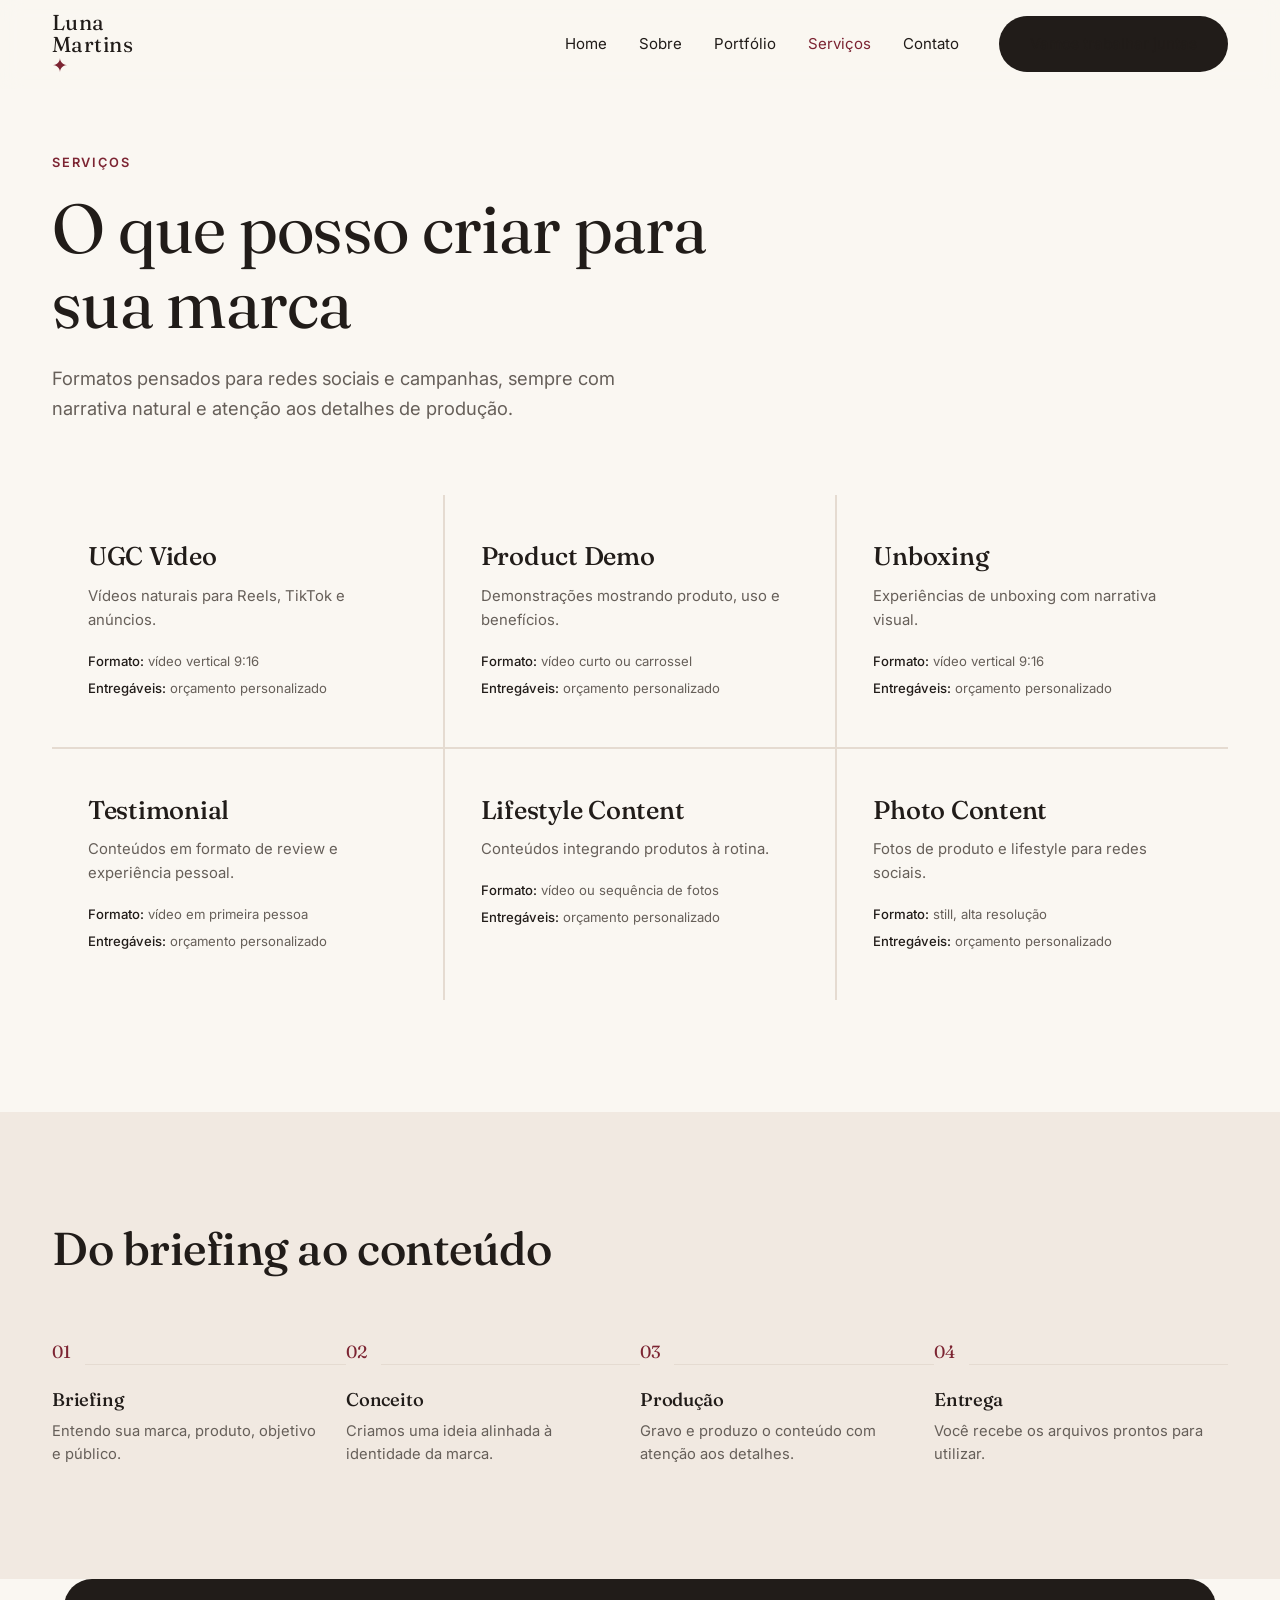
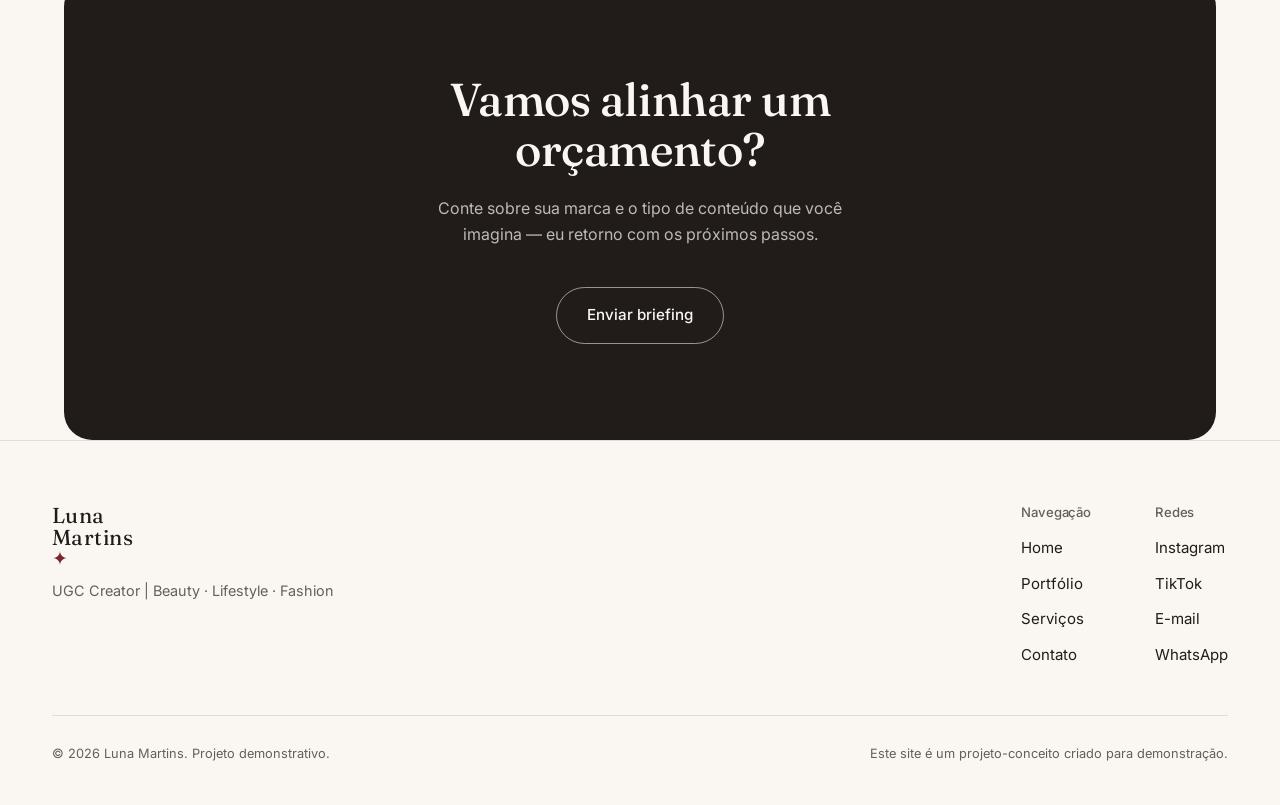
<file: services.html>
<!DOCTYPE html>
<html lang="pt-BR">
<head>
<meta charset="UTF-8">
<meta name="viewport" content="width=device-width, initial-scale=1">
<title>Serviços — Luna Martins | UGC Creator</title>
<meta name="description" content="Vídeos UGC, product demo, unboxing, testimonial, lifestyle content e photo content para marcas de beauty, lifestyle e fashion.">
<meta property="og:title" content="Serviços — Luna Martins">
<meta property="og:description" content="O que posso criar para sua marca.">
<meta property="og:type" content="website">
<link rel="icon" href="assets/icons/favicon.svg" type="image/svg+xml">
<link rel="stylesheet" href="css/style.css">
</head>
<body>

<header class="site-header">
  <div class="wrap">
    <a href="index.html" class="logo" aria-label="Luna Martins, página inicial">
      <span>Luna</span><span>Martins <span class="mark">✦</span></span>
    </a>
    <nav class="main-nav" aria-label="Navegação principal">
      <ul>
        <li><a href="index.html">Home</a></li>
        <li><a href="about.html">Sobre</a></li>
        <li><a href="portfolio.html">Portfólio</a></li>
        <li><a href="services.html" aria-current="page">Serviços</a></li>
        <li><a href="contact.html">Contato</a></li>
      </ul>
      <a href="contact.html" class="btn btn-primary">Vamos trabalhar juntas</a>
    </nav>
    <button class="menu-toggle" aria-label="Abrir menu" aria-expanded="false">
      <span></span><span></span><span></span>
    </button>
  </div>
</header>

<div class="mobile-panel" id="mobile-panel">
  <ul>
    <li><a href="index.html">Home</a></li>
    <li><a href="about.html">Sobre</a></li>
    <li><a href="portfolio.html">Portfólio</a></li>
    <li><a href="services.html">Serviços</a></li>
    <li><a href="contact.html">Contato</a></li>
  </ul>
  <a href="contact.html" class="btn btn-primary">Vamos trabalhar juntas</a>
</div>

<main id="main">

  <section class="page-hero">
    <div class="wrap">
      <span class="eyebrow" data-reveal="1">SERVIÇOS</span>
      <h1 data-reveal="2">O que posso criar para sua marca</h1>
      <p class="lede" data-reveal="3">Formatos pensados para redes sociais e campanhas, sempre com narrativa natural e atenção aos detalhes de produção.</p>
    </div>
  </section>

  <section class="section" style="padding-top:0;">
    <div class="wrap">
      <div class="services-grid fade-up">

        <div class="service-card">
          <h3>UGC Video</h3>
          <p>Vídeos naturais para Reels, TikTok e anúncios.</p>
          <div class="service-meta">
            <span><b>Formato:</b> vídeo vertical 9:16</span>
            <span><b>Entregáveis:</b> orçamento personalizado</span>
          </div>
        </div>

        <div class="service-card">
          <h3>Product Demo</h3>
          <p>Demonstrações mostrando produto, uso e benefícios.</p>
          <div class="service-meta">
            <span><b>Formato:</b> vídeo curto ou carrossel</span>
            <span><b>Entregáveis:</b> orçamento personalizado</span>
          </div>
        </div>

        <div class="service-card">
          <h3>Unboxing</h3>
          <p>Experiências de unboxing com narrativa visual.</p>
          <div class="service-meta">
            <span><b>Formato:</b> vídeo vertical 9:16</span>
            <span><b>Entregáveis:</b> orçamento personalizado</span>
          </div>
        </div>

        <div class="service-card">
          <h3>Testimonial</h3>
          <p>Conteúdos em formato de review e experiência pessoal.</p>
          <div class="service-meta">
            <span><b>Formato:</b> vídeo em primeira pessoa</span>
            <span><b>Entregáveis:</b> orçamento personalizado</span>
          </div>
        </div>

        <div class="service-card">
          <h3>Lifestyle Content</h3>
          <p>Conteúdos integrando produtos à rotina.</p>
          <div class="service-meta">
            <span><b>Formato:</b> vídeo ou sequência de fotos</span>
            <span><b>Entregáveis:</b> orçamento personalizado</span>
          </div>
        </div>

        <div class="service-card">
          <h3>Photo Content</h3>
          <p>Fotos de produto e lifestyle para redes sociais.</p>
          <div class="service-meta">
            <span><b>Formato:</b> still, alta resolução</span>
            <span><b>Entregáveis:</b> orçamento personalizado</span>
          </div>
        </div>

      </div>
    </div>
  </section>

  <section class="section section-alt process">
    <div class="wrap">
      <div class="section-head fade-up">
        <h2>Do briefing ao conteúdo</h2>
      </div>
      <div class="process-list fade-up">
        <div class="process-step">
          <span class="step-num">01</span>
          <h3>Briefing</h3>
          <p>Entendo sua marca, produto, objetivo e público.</p>
        </div>
        <div class="process-step">
          <span class="step-num">02</span>
          <h3>Conceito</h3>
          <p>Criamos uma ideia alinhada à identidade da marca.</p>
        </div>
        <div class="process-step">
          <span class="step-num">03</span>
          <h3>Produção</h3>
          <p>Gravo e produzo o conteúdo com atenção aos detalhes.</p>
        </div>
        <div class="process-step">
          <span class="step-num">04</span>
          <h3>Entrega</h3>
          <p>Você recebe os arquivos prontos para utilizar.</p>
        </div>
      </div>
    </div>
  </section>

  <section class="section cta-wrap-outer" style="padding-top:0;">
    <div class="wrap">
      <div class="cta-section fade-up">
        <h2>Vamos alinhar um orçamento?</h2>
        <p>Conte sobre sua marca e o tipo de conteúdo que você imagina — eu retorno com os próximos passos.</p>
        <a href="contact.html" class="btn btn-light">Enviar briefing</a>
      </div>
    </div>
  </section>

</main>

<footer class="site-footer">
  <div class="wrap">
    <div class="footer-top">
      <div class="footer-brand">
        <span class="logo"><span>Luna</span><span>Martins <span class="mark">✦</span></span></span>
        <p class="tag">UGC Creator | Beauty · Lifestyle · Fashion</p>
      </div>
      <div class="footer-links">
        <div class="footer-col">
          <h4>Navegação</h4>
          <ul>
            <li><a href="index.html" class="link-underline anim">Home</a></li>
            <li><a href="portfolio.html" class="link-underline anim">Portfólio</a></li>
            <li><a href="services.html" class="link-underline anim">Serviços</a></li>
            <li><a href="contact.html" class="link-underline anim">Contato</a></li>
          </ul>
        </div>
        <div class="footer-col">
          <h4>Redes</h4>
          <ul>
            <li><a href="#" data-config="instagramUrl" class="link-underline anim">Instagram</a></li>
            <li><a href="#" data-config="tiktokUrl" class="link-underline anim">TikTok</a></li>
            <li><a href="#" data-config="emailAddress" class="link-underline anim">E-mail</a></li>
            <li><a href="#" data-config="whatsappNumber" class="link-underline anim">WhatsApp</a></li>
          </ul>
        </div>
      </div>
    </div>
    <div class="footer-bottom">
      <span>© <span data-year>2026</span> Luna Martins. Projeto demonstrativo.</span>
      <span>Este site é um projeto-conceito criado para demonstração.</span>
    </div>
  </div>
</footer>

<script src="js/config.js"></script>
<script src="js/app.js"></script>
</body>
</html>
</file>
<file: css/style.css>
@import url('https://fonts.googleapis.com/css2?family=Fraunces:ital,opsz,wght@0,9..144,300;0,9..144,400;0,9..144,500;0,9..144,600;1,9..144,400;1,9..144,500&family=Inter:wght@400;500;600&display=swap');

:root{
  --bg:#FAF7F2;
  --bg-alt:#F1E9E1;
  --ink:#211C19;
  --ink-soft:#665F59;
  --white:#FFFFFF;
  --rose:#DAB9B2;
  --rose-soft:#EFDFDA;
  --wine:#7C2432;
  --line:#E5DBD1;
  --shadow: 0 24px 48px -32px rgba(33,28,25,0.28);
  --radius-lg: 28px;
  --radius-md: 16px;
  --radius-sm: 8px;
  --serif: 'Fraunces', Georgia, serif;
  --sans: 'Inter', -apple-system, BlinkMacSystemFont, sans-serif;
  --ease: cubic-bezier(.22,.61,.36,1);
}

*,*::before,*::after{ box-sizing:border-box; }
html{ scroll-behavior:smooth; }
@media (prefers-reduced-motion: reduce){
  html{ scroll-behavior:auto; }
  *,*::before,*::after{ animation-duration:0.001ms !important; animation-iteration-count:1 !important; transition-duration:0.001ms !important; scroll-behavior:auto !important; }
}

body{
  margin:0;
  background:var(--bg);
  color:var(--ink);
  font-family:var(--sans);
  font-size:16px;
  line-height:1.6;
  -webkit-font-smoothing:antialiased;
  overflow-x:hidden;
}

img{ max-width:100%; display:block; }
a{ color:inherit; text-decoration:none; }
ul{ margin:0; padding:0; list-style:none; }
button{ font-family:inherit; cursor:pointer; }
input,textarea,select{ font-family:inherit; font-size:1rem; }

.wrap{
  width:100%;
  max-width:1240px;
  margin:0 auto;
  padding:0 32px;
}

:focus-visible{
  outline:2px solid var(--wine);
  outline-offset:3px;
}

/* Type scale */
h1,h2,h3,h4{
  font-family:var(--serif);
  font-weight:500;
  line-height:1.08;
  margin:0;
  letter-spacing:-0.01em;
}
h1{ font-size:clamp(2.6rem, 5.4vw, 4.6rem); font-weight:400; }
h2{ font-size:clamp(2rem, 3.6vw, 3.1rem); }
h3{ font-size:clamp(1.3rem, 2vw, 1.7rem); }
p{ margin:0; color:var(--ink-soft); max-width:52ch; }
.eyebrow{
  font-family:var(--sans);
  font-size:0.8rem;
  letter-spacing:0.14em;
  color:var(--wine);
  font-weight:600;
}
.lede{ font-size:1.15rem; line-height:1.65; }

/* Buttons */
.btn{
  display:inline-flex;
  align-items:center;
  gap:10px;
  padding:15px 30px;
  border-radius:999px;
  font-size:0.95rem;
  font-weight:500;
  border:1px solid transparent;
  transition:transform .35s var(--ease), background .35s var(--ease), color .35s var(--ease), border-color .35s var(--ease);
  white-space:nowrap;
}
.btn-primary{
  background:var(--ink);
  color:var(--bg);
}
.btn-primary:hover{ background:var(--wine); transform:translateY(-2px); }
.btn-outline{
  border-color:var(--ink);
  color:var(--ink);
}
.btn-outline:hover{ border-color:var(--wine); color:var(--wine); transform:translateY(-2px); }
.btn-light{
  border-color:rgba(250,247,242,0.55);
  color:var(--bg);
}
.btn-light:hover{ background:var(--bg); color:var(--ink); }

.link-underline{
  position:relative;
  padding-bottom:2px;
}
.link-underline::after{
  content:"";
  position:absolute;
  left:0; right:0; bottom:0;
  height:1px;
  background:currentColor;
  transform:scaleX(1);
  transform-origin:left;
}
.link-underline.anim::after{
  transform:scaleX(0);
  transition:transform .4s var(--ease);
}
.link-underline.anim:hover::after{ transform:scaleX(1); }

/* Header */
.site-header{
  position:sticky;
  top:0;
  z-index:100;
  background:rgba(250,247,242,0.86);
  backdrop-filter:blur(10px);
  border-bottom:1px solid transparent;
  transition:border-color .3s var(--ease), box-shadow .3s var(--ease);
}
.site-header.scrolled{
  border-color:var(--line);
  box-shadow:0 12px 24px -24px rgba(33,28,25,0.4);
}
.site-header .wrap{
  display:flex;
  align-items:center;
  justify-content:space-between;
  height:88px;
}
.logo{
  font-family:var(--serif);
  font-size:1.35rem;
  letter-spacing:0.02em;
  display:flex;
  flex-direction:column;
  line-height:1.02;
}
.logo span{ display:block; }
.logo .mark{ color:var(--wine); font-size:0.9em; }

.main-nav{
  display:flex;
  align-items:center;
  gap:40px;
}
.main-nav ul{
  display:flex;
  gap:32px;
}
.main-nav a{
  font-size:0.94rem;
  color:var(--ink);
  position:relative;
}
.main-nav a[aria-current="page"]{ color:var(--wine); }

.menu-toggle{
  display:none;
  background:none;
  border:none;
  width:40px;
  height:32px;
  position:relative;
  padding:0;
}
.menu-toggle span{
  position:absolute;
  left:0; right:0;
  height:1px;
  background:var(--ink);
  transition:transform .35s var(--ease), opacity .25s var(--ease), top .35s var(--ease);
}
.menu-toggle span:nth-child(1){ top:10px; }
.menu-toggle span:nth-child(2){ top:16px; }
.menu-toggle span:nth-child(3){ top:22px; }
.menu-toggle.open span:nth-child(1){ top:16px; transform:rotate(45deg); }
.menu-toggle.open span:nth-child(2){ opacity:0; }
.menu-toggle.open span:nth-child(3){ top:16px; transform:rotate(-45deg); }

.mobile-panel{
  position:fixed;
  inset:88px 0 0 0;
  background:var(--bg);
  z-index:99;
  display:flex;
  flex-direction:column;
  padding:40px 32px;
  transform:translateY(-12px);
  opacity:0;
  visibility:hidden;
  pointer-events:none;
  transition:opacity .35s var(--ease), transform .35s var(--ease), visibility .35s;
}
.mobile-panel.open{
  opacity:1; visibility:visible; pointer-events:auto; transform:translateY(0);
}
.mobile-panel ul{ display:flex; flex-direction:column; gap:24px; }
.mobile-panel a{ font-family:var(--serif); font-size:1.7rem; font-weight:400; }
.mobile-panel .btn{ margin-top:32px; align-self:flex-start; }

/* Hero */
.hero{
  padding:88px 0 120px;
}
.hero .wrap{
  display:grid;
  grid-template-columns:1.05fr 0.95fr;
  gap:64px;
  align-items:center;
}
.hero-copy .eyebrow{ display:block; margin-bottom:22px; }
.hero-copy h1{ margin-bottom:26px; }
.hero-copy .lede{ margin-bottom:36px; }
.hero-actions{ display:flex; gap:16px; flex-wrap:wrap; }

.hero-visual{
  position:relative;
}
.hero-visual .frame-main{
  aspect-ratio:4/5;
  border-radius:var(--radius-lg);
}
.hero-visual .frame-float{
  position:absolute;
  width:44%;
  aspect-ratio:1/1;
  bottom:-40px;
  left:-40px;
  border-radius:var(--radius-md);
  box-shadow:var(--shadow);
  border:6px solid var(--bg);
}
.hero-visual .deco-dot{
  position:absolute;
  top:-24px;
  right:28px;
  width:64px;
  height:64px;
  border-radius:50%;
  background:var(--rose-soft);
  z-index:-1;
}

/* Reveal on load (single orchestrated sequence) */
[data-reveal]{
  opacity:0;
  transform:translateY(18px);
}
.reveal-ready [data-reveal]{
  animation:reveal .8s var(--ease) forwards;
}
.reveal-ready [data-reveal="1"]{ animation-delay:.05s; }
.reveal-ready [data-reveal="2"]{ animation-delay:.18s; }
.reveal-ready [data-reveal="3"]{ animation-delay:.3s; }
.reveal-ready [data-reveal="4"]{ animation-delay:.42s; }
@keyframes reveal{
  to{ opacity:1; transform:translateY(0); }
}

/* Scroll fade-in (subtle, used once per section entrance) */
.fade-up{
  opacity:0;
  transform:translateY(24px);
  transition:opacity .7s var(--ease), transform .7s var(--ease);
}
.fade-up.in-view{ opacity:1; transform:translateY(0); }

/* Image placeholder block */
.img-block{
  position:relative;
  width:100%;
  height:100%;
  background:linear-gradient(155deg, var(--nude,#EFE3D8), var(--bg-alt));
  background-color:var(--bg-alt);
  display:flex;
  align-items:center;
  justify-content:center;
  overflow:hidden;
  color:var(--ink-soft);
}
.img-block::before{
  content:"";
  position:absolute;
  inset:0;
  border:1px solid rgba(33,28,25,0.08);
  border-radius:inherit;
}
.img-block .img-label{
  font-family:var(--sans);
  font-size:0.72rem;
  letter-spacing:0.08em;
  text-align:center;
  padding:0 20px;
  z-index:1;
}
.img-block .img-tag{
  position:absolute;
  bottom:14px;
  left:14px;
  font-size:0.66rem;
  color:rgba(33,28,25,0.42);
  font-family:monospace;
}
.img-hover{ overflow:hidden; }
.img-hover img{ transition:transform 1.1s var(--ease); }
.img-hover:hover img{ transform:scale(1.045); }

/* Numbers strip */
.numbers{
  border-top:1px solid var(--line);
  border-bottom:1px solid var(--line);
  padding:56px 0;
}
.numbers .wrap{
  display:grid;
  grid-template-columns:repeat(4,1fr);
  gap:24px;
}
.numbers .num{
  font-family:var(--serif);
  font-size:clamp(2.1rem,3.4vw,3rem);
  color:var(--wine);
  display:block;
  margin-bottom:8px;
}
.numbers .num-label{
  font-size:0.88rem;
  color:var(--ink-soft);
}
.numbers-note{
  display:block;
  margin-top:36px;
  font-size:0.78rem;
  color:var(--ink-soft);
  opacity:0.75;
}

/* Section spacing */
.section{ padding:112px 0; }
.section-alt{ background:var(--bg-alt); }
.section-head{
  display:grid;
  grid-template-columns:1fr auto;
  align-items:end;
  gap:32px;
  margin-bottom:64px;
}
.section-head p{ margin-top:18px; }

/* About */
.about-grid{
  display:grid;
  grid-template-columns:0.85fr 1.15fr;
  gap:72px;
  align-items:center;
}
.about-media{ aspect-ratio:3/4; border-radius:var(--radius-lg); }
.about-copy p + p{ margin-top:20px; }
.about-copy .btn{ margin-top:32px; }

/* Niches */
.niche-grid{
  display:grid;
  grid-template-columns:repeat(3,1fr);
  gap:2px;
  background:var(--line);
  border-radius:var(--radius-lg);
  overflow:hidden;
}
.niche-card{
  background:var(--bg);
  padding:44px 32px;
  transition:background .4s var(--ease);
}
.niche-card:hover{ background:var(--white); }
.niche-card h3{ margin-bottom:12px; font-size:1.25rem; }
.niche-card p{ font-size:0.94rem; }

/* Portfolio grid */
.portfolio-grid{
  display:grid;
  grid-template-columns:repeat(3,1fr);
  gap:28px;
}
.portfolio-grid.wide .p-item:nth-child(3n+1){ grid-column:span 2; }
.p-item{
  position:relative;
}
.p-item .thumb{
  aspect-ratio:4/5;
  border-radius:var(--radius-md);
  margin-bottom:18px;
}
.portfolio-grid.wide .p-item:nth-child(3n+1) .thumb{ aspect-ratio:8/5; }
.p-item .p-meta{
  display:flex;
  justify-content:space-between;
  align-items:baseline;
  margin-bottom:6px;
}
.p-item .p-cat{
  font-size:0.76rem;
  letter-spacing:0.06em;
  color:var(--wine);
}
.p-item .p-num{
  font-family:var(--serif);
  font-size:0.85rem;
  color:var(--ink-soft);
}
.p-item h3{ margin-bottom:8px; font-size:1.3rem; }
.p-item p{ font-size:0.92rem; margin-bottom:14px; }
.p-item .p-link{ font-size:0.88rem; font-weight:500; }
.p-item button.p-link{ background:none; border:none; padding:0; color:inherit; font-family:inherit; }
.portfolio-note{
  margin-top:20px;
  font-size:0.8rem;
  color:var(--ink-soft);
  opacity:0.75;
}

/* Modal */
.modal-overlay{
  position:fixed; inset:0;
  background:rgba(33,28,25,0.55);
  display:flex;
  align-items:center;
  justify-content:center;
  padding:24px;
  z-index:200;
  opacity:0;
  visibility:hidden;
  transition:opacity .35s var(--ease), visibility .35s;
}
.modal-overlay.open{ opacity:1; visibility:visible; }
.modal-box{
  background:var(--bg);
  max-width:760px;
  width:100%;
  max-height:88vh;
  overflow-y:auto;
  border-radius:var(--radius-lg);
  padding:8px;
  transform:translateY(16px) scale(.985);
  transition:transform .35s var(--ease);
}
.modal-overlay.open .modal-box{ transform:translateY(0) scale(1); }
.modal-inner{ padding:32px; }
.modal-media{ aspect-ratio:16/9; border-radius:var(--radius-md); margin-bottom:28px; }
.modal-close{
  position:absolute;
  top:22px; right:22px;
  width:40px; height:40px;
  border-radius:50%;
  background:var(--bg);
  border:1px solid var(--line);
  display:flex; align-items:center; justify-content:center;
  font-size:1.1rem;
  transition:transform .3s var(--ease), border-color .3s var(--ease);
}
.modal-close:hover{ transform:rotate(90deg); border-color:var(--wine); }
.modal-tags{ display:flex; gap:10px; flex-wrap:wrap; margin-top:20px; }
.modal-tags span{
  font-size:0.78rem;
  padding:6px 14px;
  border:1px solid var(--line);
  border-radius:999px;
  color:var(--ink-soft);
}

/* Services */
.services-grid{
  display:grid;
  grid-template-columns:repeat(3,1fr);
  gap:2px;
  background:var(--line);
}
.service-card{
  background:var(--bg);
  padding:48px 36px;
}
.service-card h3{ margin-bottom:14px; }
.service-card p{ font-size:0.93rem; margin-bottom:18px; }
.service-meta{ display:flex; flex-direction:column; gap:6px; font-size:0.82rem; color:var(--ink-soft); }
.service-meta b{ color:var(--ink); font-weight:500; }

/* Process */
.process{ position:relative; }
.process-list{
  display:grid;
  grid-template-columns:repeat(4,1fr);
  gap:0;
  position:relative;
}
.process-list::before{
  content:"";
  position:absolute;
  top:26px; left:0; right:0;
  height:1px;
  background:var(--line);
}
.process-step{
  padding-right:24px;
  position:relative;
}
.process-step .step-num{
  font-family:var(--serif);
  font-size:1.1rem;
  color:var(--wine);
  background:var(--bg);
  display:inline-block;
  padding-right:14px;
  position:relative;
  margin-bottom:24px;
}
.section-alt .process-step .step-num{ background:var(--bg-alt); }
.process-step h3{ margin-bottom:10px; font-size:1.15rem; }
.process-step p{ font-size:0.92rem; }

/* Differential */
.differential{
  display:grid;
  grid-template-columns:1.1fr 0.9fr;
  gap:64px;
  align-items:center;
}
.differential h2{ font-style:italic; }
.differential-list li{
  display:flex;
  gap:14px;
  padding:16px 0;
  border-bottom:1px solid var(--line);
  font-size:1rem;
}
.differential-list li:first-child{ border-top:1px solid var(--line); }
.differential-list .tick{ color:var(--wine); font-family:var(--serif); }

/* Testimonials */
.testimonial-grid{
  display:grid;
  grid-template-columns:repeat(3,1fr);
  gap:32px;
}
.testimonial-card{
  background:var(--white);
  border-radius:var(--radius-md);
  padding:36px 30px;
  border:1px solid var(--line);
}
.testimonial-card p{ font-family:var(--serif); font-size:1.12rem; font-style:italic; color:var(--ink); margin-bottom:22px; }
.testimonial-who{ font-size:0.86rem; color:var(--ink-soft); }
.testimonial-who b{ color:var(--ink); font-weight:500; }
.testimonials-note{ margin-top:8px; }

/* CTA */
.cta-section{
  background:var(--ink);
  color:var(--bg);
  border-radius:var(--radius-lg);
  padding:96px 64px;
  text-align:center;
}
.cta-section h2{ color:var(--bg); max-width:16ch; margin:0 auto 22px; }
.cta-section p{ color:rgba(250,247,242,0.72); max-width:44ch; margin:0 auto 40px; }
.cta-wrap-outer{ padding:0 32px; }

/* Contact */
.contact-grid{
  display:grid;
  grid-template-columns:0.9fr 1.1fr;
  gap:72px;
}
.contact-info .info-row{
  padding:22px 0;
  border-bottom:1px solid var(--line);
}
.contact-info .info-row:first-child{ border-top:1px solid var(--line); }
.contact-info .info-label{ font-size:0.78rem; color:var(--wine); letter-spacing:0.06em; display:block; margin-bottom:6px; }
.contact-info .info-value{ font-family:var(--serif); font-size:1.2rem; }

.form-grid{ display:grid; grid-template-columns:1fr 1fr; gap:24px; }
.form-grid .full{ grid-column:1 / -1; }
.field{ display:flex; flex-direction:column; gap:8px; }
.field label{ font-size:0.85rem; color:var(--ink-soft); }
.field input, .field select, .field textarea{
  background:var(--white);
  border:1px solid var(--line);
  border-radius:var(--radius-sm);
  padding:13px 16px;
  color:var(--ink);
  transition:border-color .3s var(--ease);
}
.field input:focus, .field select:focus, .field textarea:focus{
  border-color:var(--wine);
  outline:none;
}
.field textarea{ resize:vertical; min-height:120px; }
.form-note{
  margin-top:18px;
  font-size:0.82rem;
  display:none;
  color:var(--wine);
}
.form-note.show{ display:block; }
.contact-form .btn{ margin-top:8px; }

/* Footer */
.site-footer{
  border-top:1px solid var(--line);
  padding:64px 0 40px;
}
.footer-top{
  display:flex;
  justify-content:space-between;
  align-items:flex-start;
  gap:32px;
  margin-bottom:48px;
}
.footer-brand .logo{ margin-bottom:10px; }
.footer-brand .tag{ font-size:0.9rem; color:var(--ink-soft); }
.footer-links{ display:flex; gap:64px; }
.footer-col h4{
  font-family:var(--sans);
  font-size:0.82rem;
  color:var(--ink-soft);
  margin-bottom:16px;
  font-weight:500;
}
.footer-col ul{ display:flex; flex-direction:column; gap:10px; }
.footer-col a{ font-size:0.94rem; }
.footer-bottom{
  display:flex;
  justify-content:space-between;
  gap:16px;
  padding-top:28px;
  border-top:1px solid var(--line);
  font-size:0.8rem;
  color:var(--ink-soft);
  flex-wrap:wrap;
}

/* Page hero (interior pages) */
.page-hero{ padding:64px 0 72px; }
.page-hero .eyebrow{ display:block; margin-bottom:18px; }
.page-hero h1{ max-width:16ch; }
.page-hero p{ margin-top:22px; }

/* 404 */
.error-page{
  min-height:70vh;
  display:flex;
  align-items:center;
  justify-content:center;
  text-align:center;
  padding:80px 0;
}
.error-page .num{
  font-family:var(--serif);
  font-size:clamp(5rem,14vw,9rem);
  color:var(--rose-soft);
  line-height:1;
  margin-bottom:8px;
}

/* Responsive */
@media (max-width:1020px){
  .wrap{ padding:0 24px; }
  .hero .wrap{ grid-template-columns:1fr; gap:56px; }
  .hero-visual{ order:-1; max-width:420px; margin:0 auto; }
  .about-grid, .differential, .contact-grid{ grid-template-columns:1fr; gap:40px; }
  .about-media{ max-width:420px; }
  .niche-grid, .portfolio-grid, .services-grid, .testimonial-grid{ grid-template-columns:repeat(2,1fr); }
  .portfolio-grid.wide .p-item:nth-child(3n+1){ grid-column:span 2; }
  .process-list{ grid-template-columns:repeat(2,1fr); row-gap:48px; }
  .process-list::before{ display:none; }
  .numbers .wrap{ grid-template-columns:repeat(2,1fr); row-gap:32px; }
}

@media (max-width:760px){
  .main-nav ul{ display:none; }
  .main-nav .btn{ display:none; }
  .menu-toggle{ display:block; }
  .hero{ padding:48px 0 72px; }
  .section{ padding:80px 0; }
  .section-head{ grid-template-columns:1fr; }
  .niche-grid, .portfolio-grid, .services-grid, .testimonial-grid{ grid-template-columns:1fr; }
  .portfolio-grid.wide .p-item:nth-child(3n+1){ grid-column:span 1; }
  .portfolio-grid.wide .p-item:nth-child(3n+1) .thumb{ aspect-ratio:4/5; }
  .process-list{ grid-template-columns:1fr; }
  .form-grid{ grid-template-columns:1fr; }
  .cta-section{ padding:64px 28px; }
  .footer-top{ flex-direction:column; }
  .footer-links{ gap:40px; }
  .differential h2{ max-width:none; }
}
</file>
